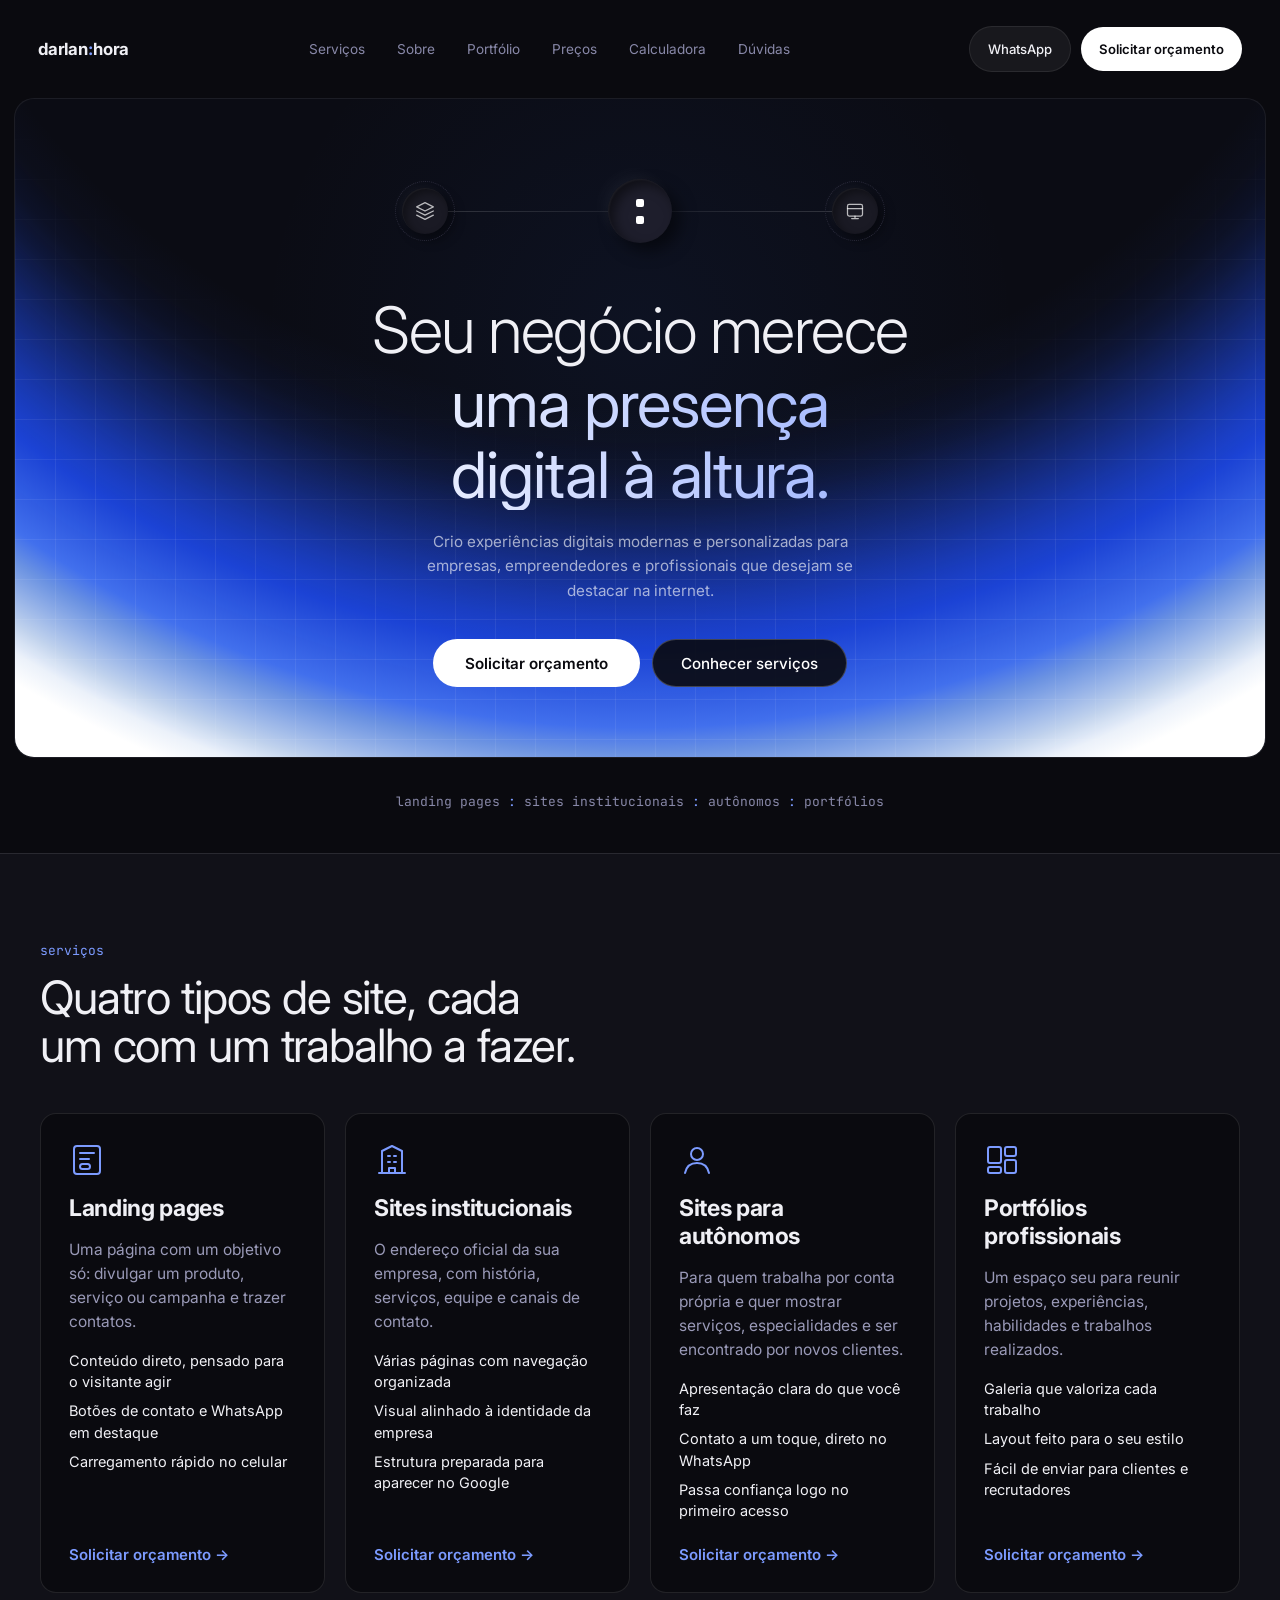
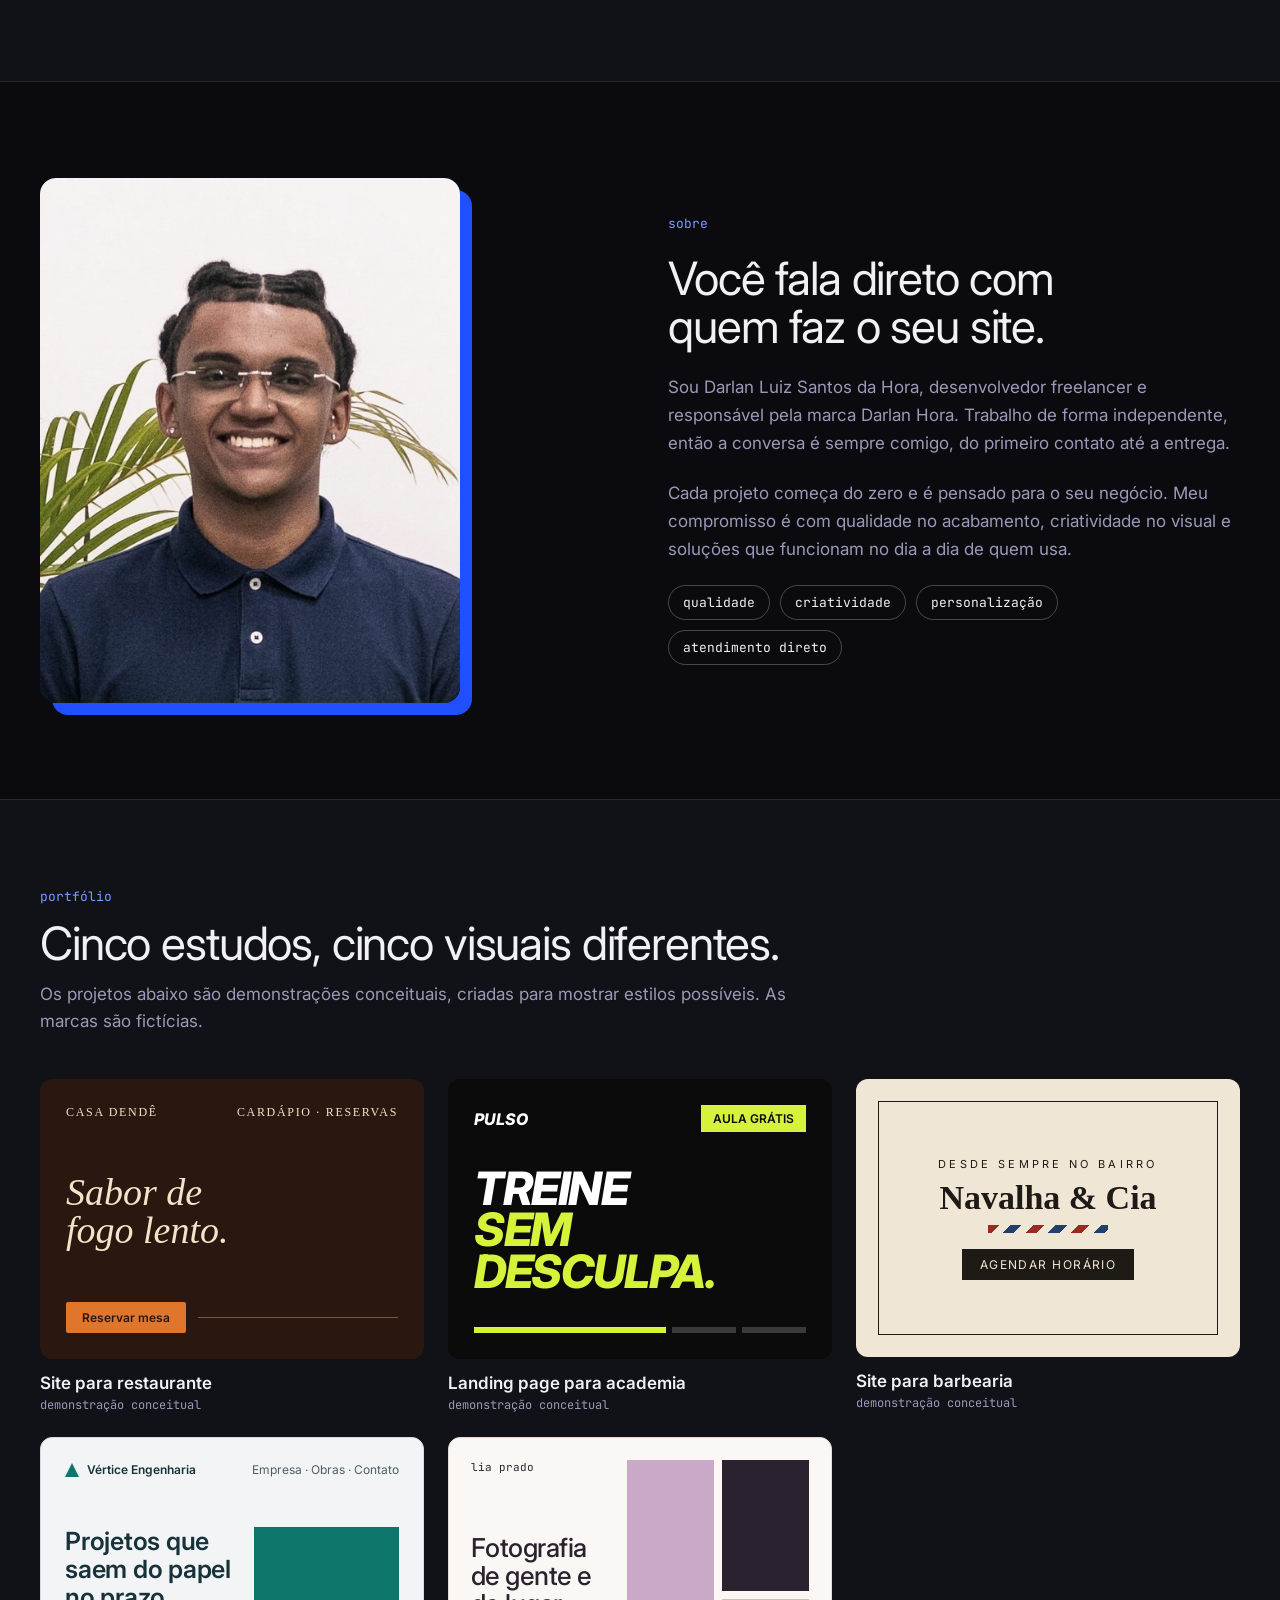
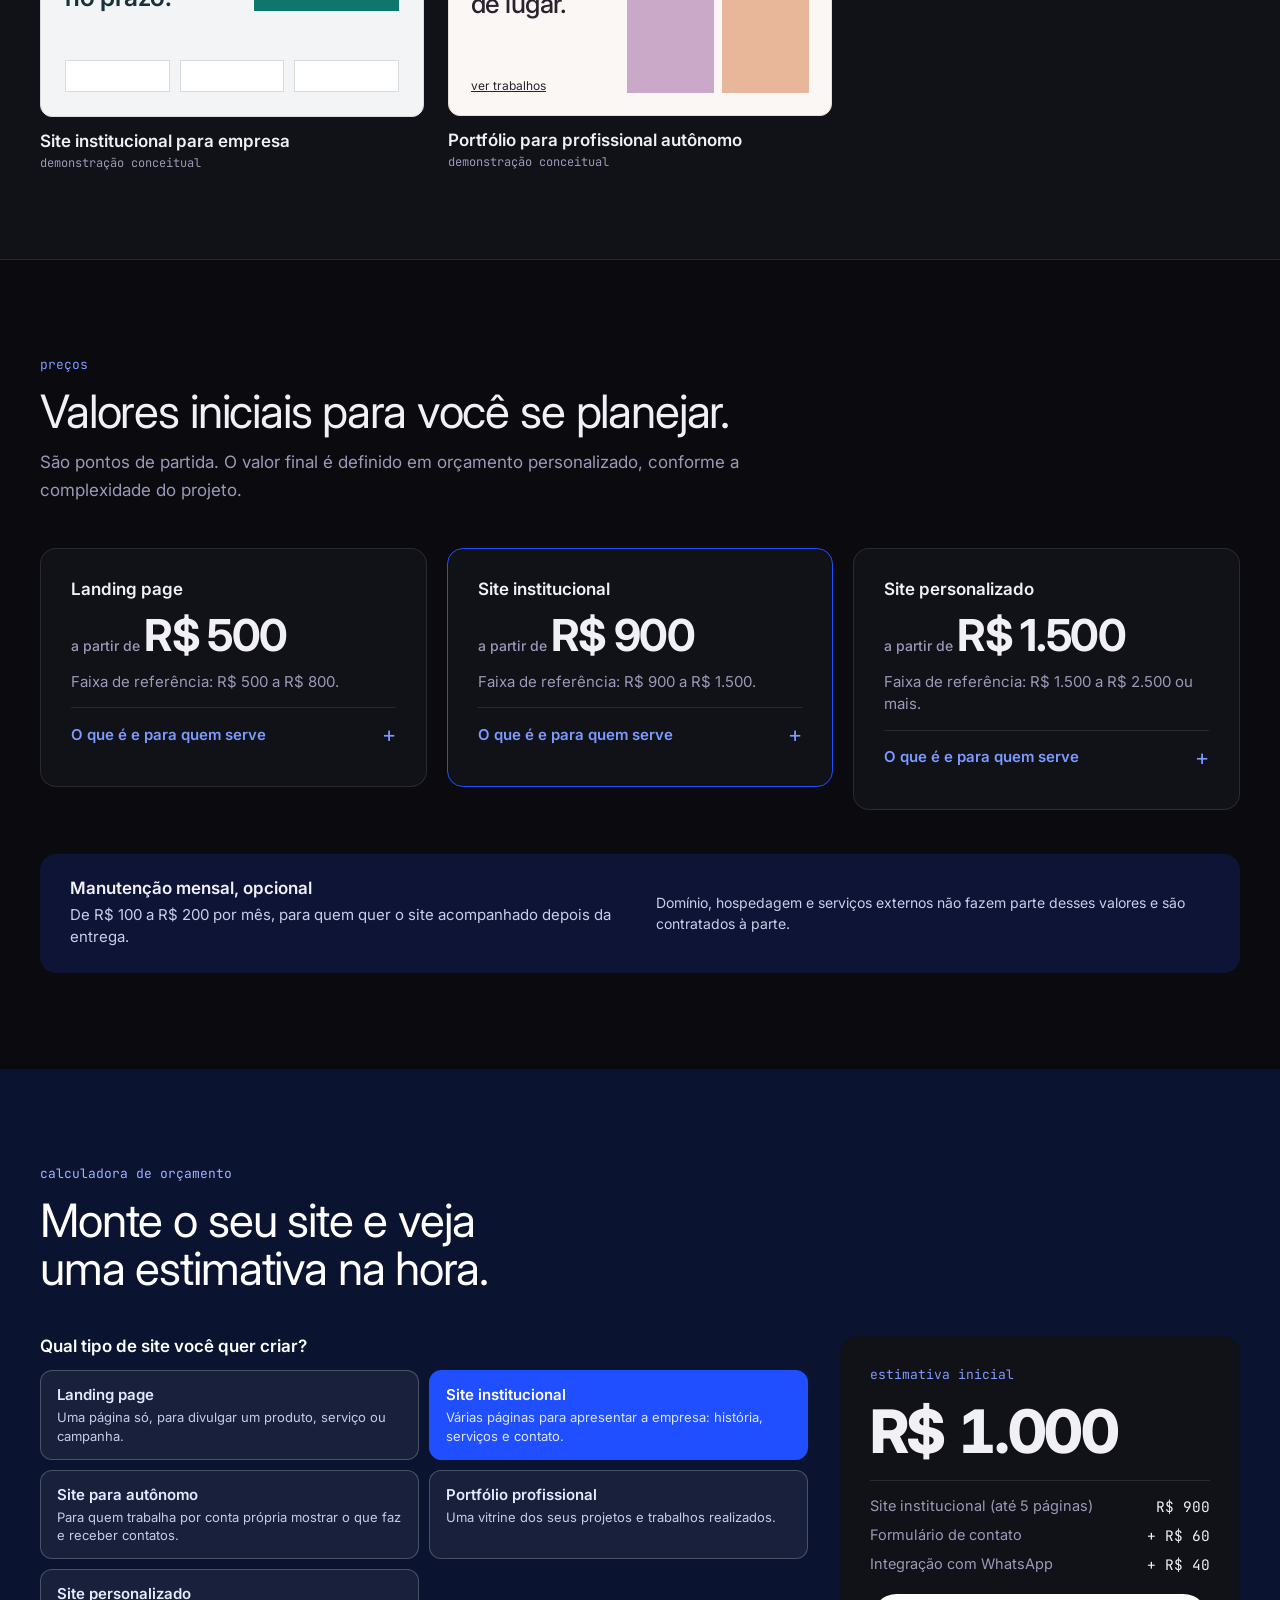
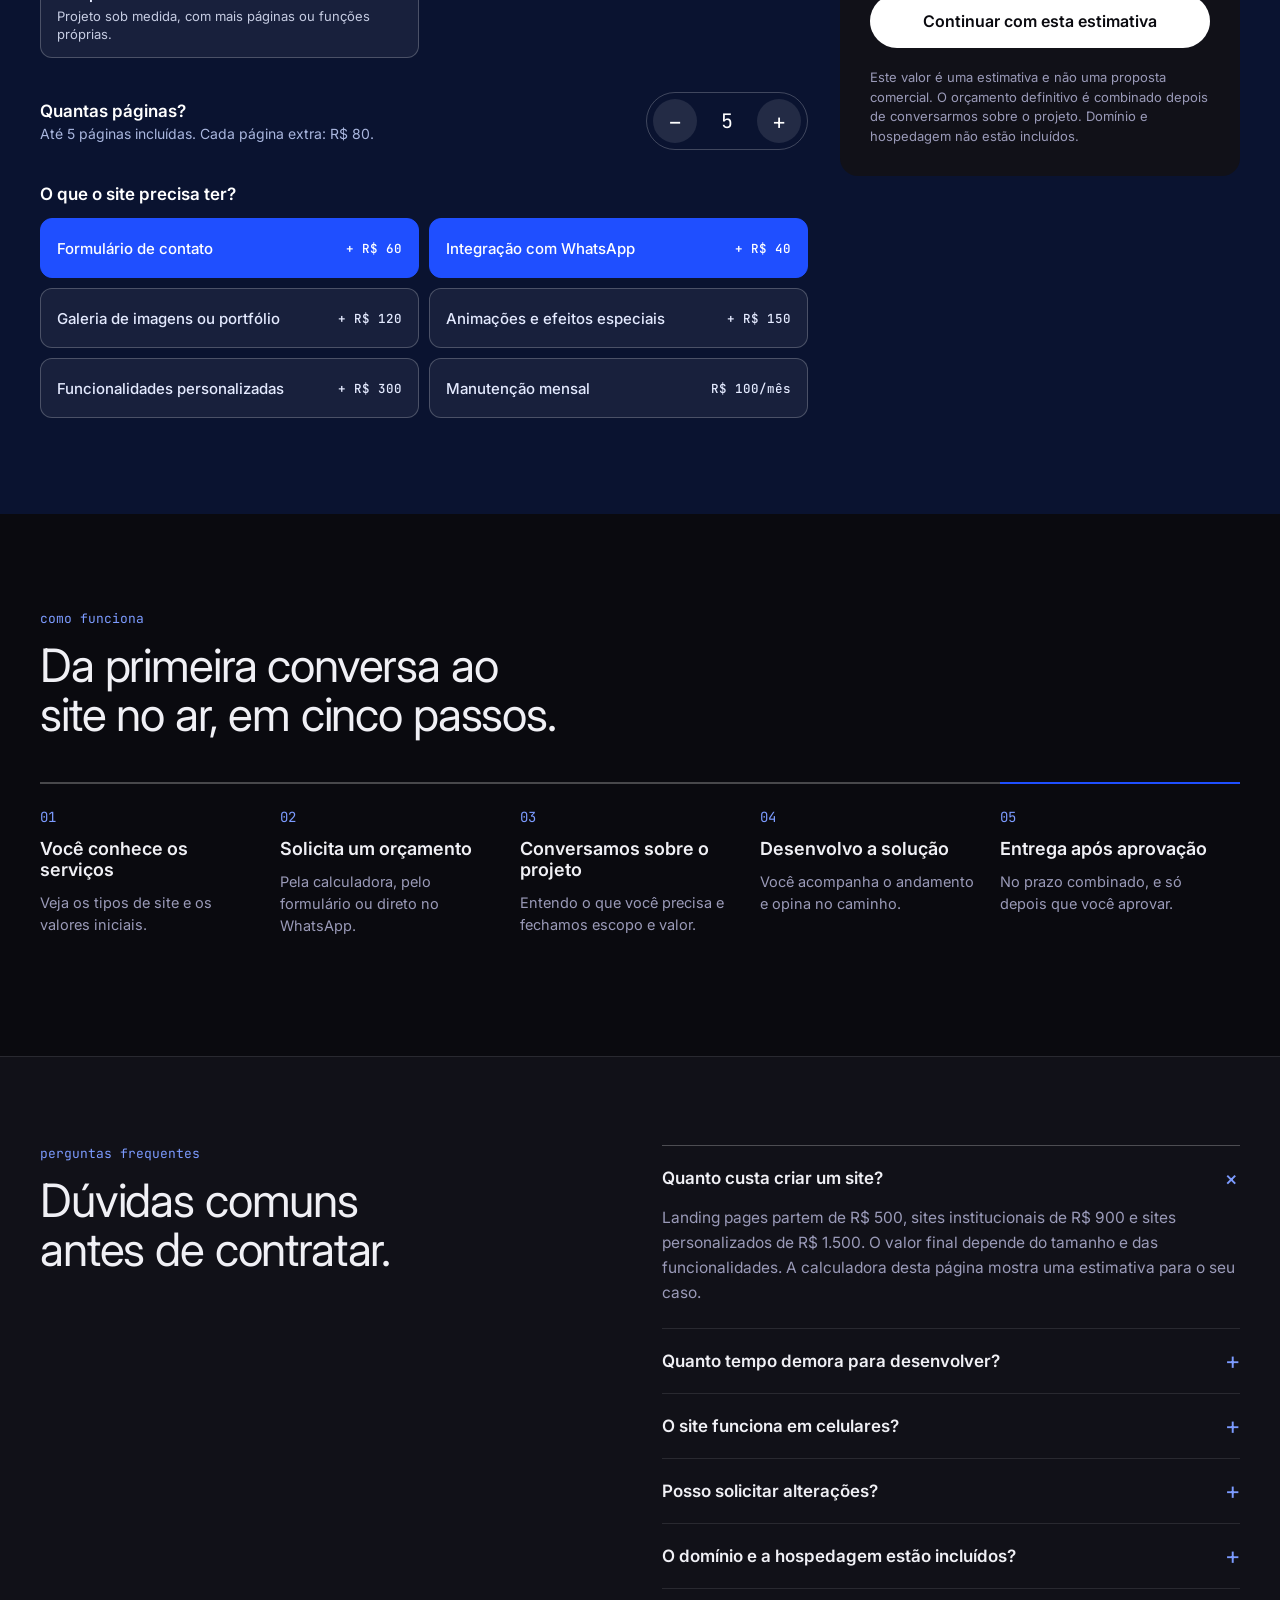
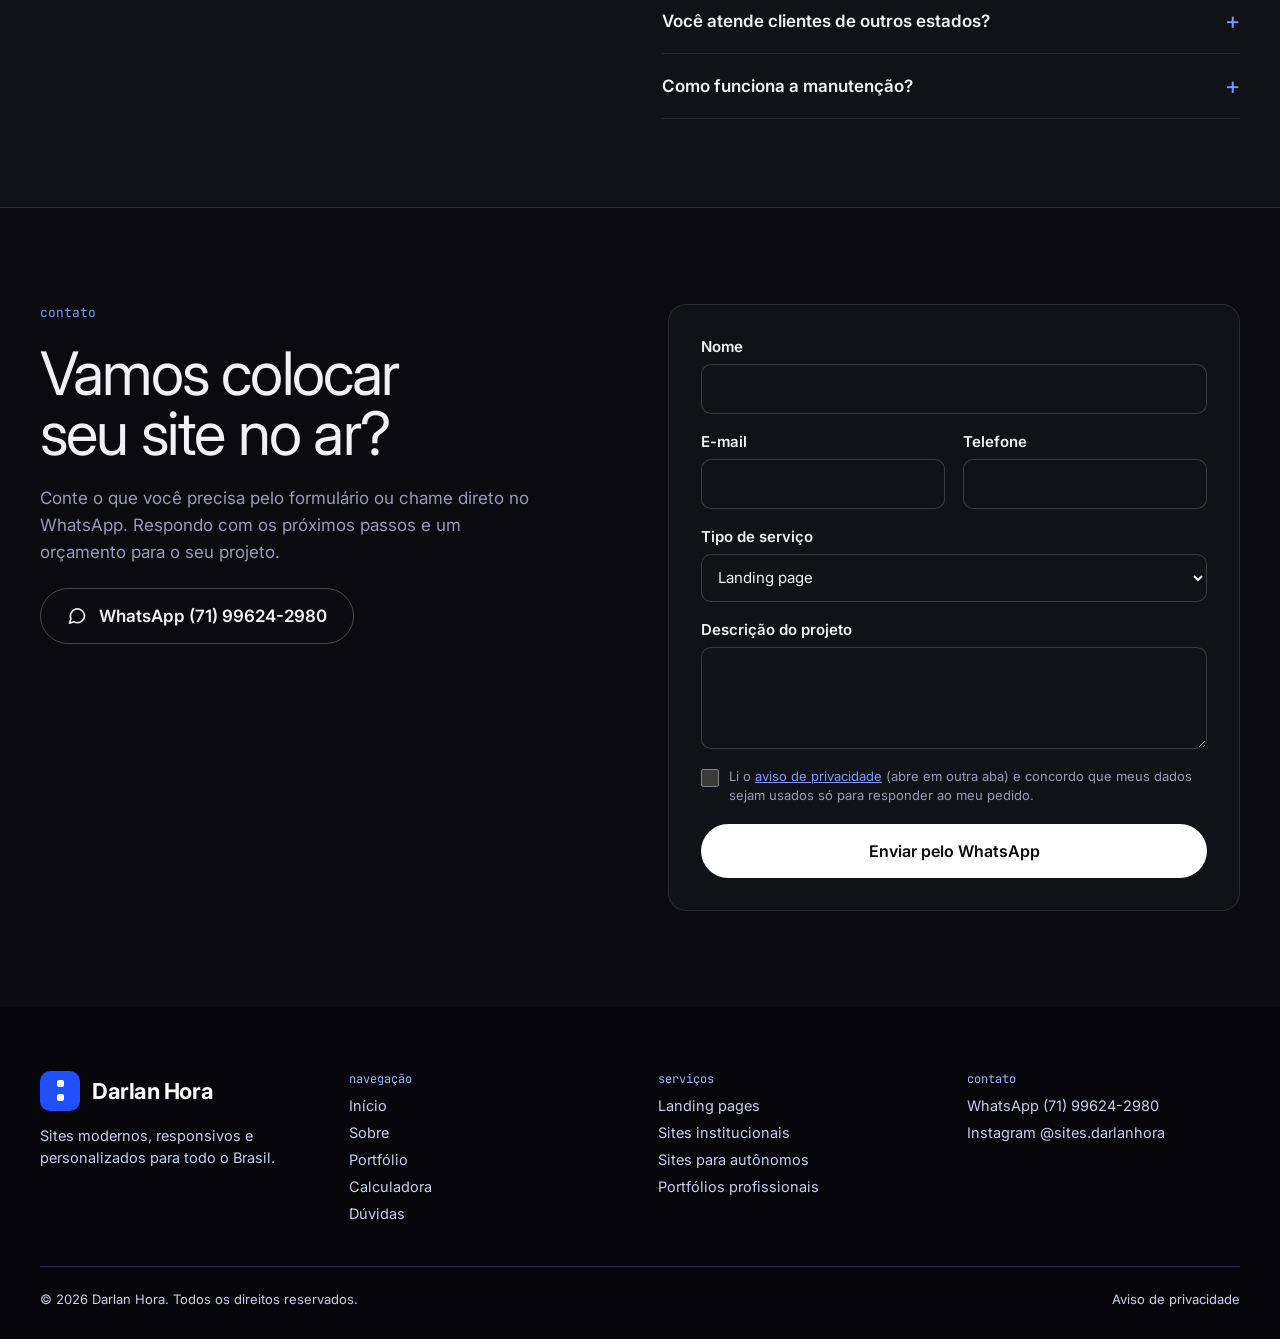
<file: index.html>
<!DOCTYPE html>
<html lang="pt-BR">
<head>
<meta charset="utf-8">
<meta name="viewport" content="width=device-width, initial-scale=1">
<title>Darlan Hora: criação de sites modernos e personalizados</title>
<meta name="description" content="Criação de sites modernos, responsivos e personalizados: landing pages, sites institucionais, sites para autônomos e portfólios. Atendimento em todo o Brasil.">
<meta name="theme-color" content="#0a0a0f">
<meta property="og:type" content="website">
<meta property="og:locale" content="pt_BR">
<meta property="og:site_name" content="Darlan Hora">
<meta property="og:title" content="Darlan Hora: criação de sites modernos e personalizados">
<meta property="og:description" content="Criação de sites modernos, responsivos e personalizados: landing pages, sites institucionais, sites para autônomos e portfólios. Atendimento em todo o Brasil.">
<meta property="og:url" content="https://darlanhora.com.br/">
<meta property="og:image" content="https://darlanhora.com.br/assets/og-image.jpg">
<meta property="og:image:width" content="1200">
<meta property="og:image:height" content="630">
<meta property="og:image:alt" content="Darlan Hora, criação de sites">
<meta name="twitter:card" content="summary_large_image">
<link rel="canonical" href="https://darlanhora.com.br/">
<link rel="icon" href="data:image/svg+xml,%3Csvg xmlns='http://www.w3.org/2000/svg' viewBox='0 0 40 40'%3E%3Crect width='40' height='40' rx='10' fill='%231F4FFF'/%3E%3Crect x='16.500' y='10' width='7' height='7' rx='2' fill='%23fff'/%3E%3Crect x='16.500' y='23' width='7' height='7' rx='2' fill='%23fff'/%3E%3C/svg%3E">
<link rel="preconnect" href="https://fonts.googleapis.com">
<link rel="preconnect" href="https://fonts.gstatic.com" crossorigin>
<link rel="stylesheet" href="https://fonts.googleapis.com/css2?family=Inter:wght@300;400;500;600;700;800&family=JetBrains+Mono:wght@400;500&display=swap">
<link rel="stylesheet" href="css/style.css">
</head>
<body>
<div style="width: 100%; overflow-x: hidden; background: #0a0a0f">

<div style="max-width: 1600px; margin: 0 auto; padding: 14px; box-sizing: border-box">
<header class="site-header" style="display: flex; flex-wrap: wrap; align-items: center; justify-content: space-between; gap: 12px 32px; padding: 12px 24px; margin-bottom: 14px">
<a href="#inicio" aria-label="Darlan Hora, início" style="font-family: 'Inter', system-ui, sans-serif; font-weight: 700; font-size: 1.05rem; letter-spacing: -0.01em; color: #f0f0f5; text-decoration: none">darlan<span class="colon" style="color: #7C9BFF">:</span>hora</a>
<button type="button" class="menu-btn" aria-label="Abrir ou fechar o menu" id="menu-btn" aria-expanded="false"><span></span><span></span></button>
<nav aria-label="Principal" class="site-nav" style="display: flex; flex-wrap: wrap; align-items: center; gap: 8px 32px; font-size: 0.85rem">
<a class="navlink" href="#servicos">Serviços</a>
<a class="navlink" href="#sobre">Sobre</a>
<a class="navlink" href="#portfolio">Portfólio</a>
<a class="navlink" href="#precos">Preços</a>
<a class="navlink" href="#calculadora">Calculadora</a>
<a class="navlink" href="#faq">Dúvidas</a>
</nav>
<div class="site-actions" style="display: flex; flex-wrap: wrap; align-items: center; gap: 10px">
<a class="btn btn-ghost" href="https://wa.me/5571996242980" target="_blank" rel="noopener" style="display: inline-flex; align-items: center; min-height: 44px; padding: 0 18px; border-radius: 999px; background: rgba(255,255,255,0.06); border: 1px solid rgba(255,255,255,0.08); color: #f0f0f5; text-decoration: none; font-size: 0.82rem; font-weight: 500">WhatsApp</a>
<a class="btn btn-blue" href="#calculadora" style="display: inline-flex; align-items: center; min-height: 44px; padding: 0 18px; border-radius: 999px; background: #ffffff; color: #0a0a0f; text-decoration: none; font-size: 0.82rem; font-weight: 600">Solicitar orçamento</a>
</div>
</header>

<section id="inicio" class="hero-card">
<div class="hero-grid" aria-hidden="true"></div>
<div class="pipeline" aria-hidden="true">
<div class="node node-l"><svg viewBox="0 0 24 24" fill="none" stroke="rgba(255,255,255,0.7)" stroke-width="1.5" stroke-linecap="round" stroke-linejoin="round"><polygon points="12 2 2 7 12 12 22 7 12 2"></polygon><polyline points="2 17 12 22 22 17"></polyline><polyline points="2 12 12 17 22 12"></polyline></svg></div>
<div class="pline"><div class="beam beam-l"></div></div>
<div style="position: relative">
<div class="splash"></div>
<div class="node-c"><span></span><span></span></div>
</div>
<div class="pline pline-r"><div class="beam beam-r"></div></div>
<div class="node node-r"><svg viewBox="0 0 24 24" fill="none" stroke="rgba(255,255,255,0.7)" stroke-width="1.5" stroke-linecap="round" stroke-linejoin="round"><rect x="3" y="4" width="18" height="14" rx="2"></rect><path d="M3 9h18M8 21h8M12 18v3"></path></svg></div>
</div>
<div style="position: relative; z-index: 1; max-width: 680px; display: flex; flex-direction: column; align-items: center">
<h1 style="margin: 0 0 20px; font-size: clamp(2.4rem, 5.5vw, 4rem); font-weight: 300; line-height: 1.1; letter-spacing: -0.02em; text-wrap: balance">Seu negócio merece <strong class="hero-strong">uma presença digital à altura.</strong></h1>
<p style="margin: 0 auto 36px; max-width: 480px; font-size: 0.95rem; line-height: 1.6; color: rgba(255,255,255,0.62)">Crio experiências digitais modernas e personalizadas para empresas, empreendedores e profissionais que desejam se destacar na internet.</p>
<div class="hero-actions" style="display: flex; flex-wrap: wrap; justify-content: center; gap: 12px">
<a class="btn btn-blue" href="#calculadora" style="display: inline-flex; align-items: center; min-height: 46px; padding: 0 32px; border-radius: 999px; background: #ffffff; color: #0a0a0f; text-decoration: none; font-weight: 600; font-size: 0.95rem">Solicitar orçamento</a>
<a class="btn btn-ghost" href="#servicos" style="display: inline-flex; align-items: center; min-height: 46px; padding: 0 28px; border-radius: 999px; background: rgba(10,10,15,0.9); border: 1px solid rgba(255,255,255,0.22); color: #ffffff; text-decoration: none; font-weight: 500; font-size: 0.95rem">Conhecer serviços</a>
</div>
</div>
</section>

<p style="margin: 0; padding: 32px 24px 24px; text-align: center; font-family: 'JetBrains Mono', ui-monospace, monospace; font-size: 13px; line-height: 1.9; color: #8888a8">landing pages <span style="color: #7C9BFF">:</span> sites institucionais <span style="color: #7C9BFF">:</span> autônomos <span style="color: #7C9BFF">:</span> portfólios</p>
</div>

<section id="servicos" style="background: #111118; border-top: 1px solid rgba(255,255,255,0.1); border-bottom: 1px solid rgba(255,255,255,0.1)">
<div class="sec" style="max-width: 1200px; margin: 0 auto; padding: 88px 24px; display: flex; flex-direction: column; gap: 44px">
<div style="display: flex; flex-direction: column; gap: 14px; max-width: 720px">
<p style="margin: 0; font-family: 'JetBrains Mono', ui-monospace, monospace; font-size: 13px; color: #7C9BFF">serviços</p>
<h2 style="margin: 0; font-family: 'Inter', system-ui, sans-serif; font-weight: 400; font-size: clamp(30px, 4vw, 46px); line-height: 1.05; letter-spacing: -0.025em; text-wrap: balance">Quatro tipos de site, cada um com um trabalho a fazer.</h2>
</div>
<div style="display: grid; grid-template-columns: repeat(auto-fit, minmax(min(260px, 100%), 1fr)); gap: 20px">

<article class="card" style="display: flex; flex-direction: column; gap: 16px; padding: 28px; border: 1.5px solid rgba(255,255,255,0.1); border-radius: 16px; background: #0a0a0f">
<svg aria-hidden="true" width="36" height="36" viewBox="0 0 36 36" fill="none" stroke="#7C9BFF" stroke-width="2" stroke-linecap="round" stroke-linejoin="round"><rect x="5" y="4" width="26" height="28" rx="3"></rect><path d="M11 11h14M11 17h9"></path><rect x="11" y="22" width="10" height="5" rx="2.5"></rect></svg>
<h3 style="margin: 0; font-family: 'Inter', system-ui, sans-serif; font-weight: 700; font-size: 23px; letter-spacing: -0.015em">Landing pages</h3>
<p style="margin: 0; font-size: 15.5px; line-height: 1.55; color: #9A9AB8">Uma página com um objetivo só: divulgar um produto, serviço ou campanha e trazer contatos.</p>
<ul style="margin: 0; padding: 0; list-style: none; display: flex; flex-direction: column; gap: 8px; font-size: 14.5px; line-height: 1.45">
<li>Conteúdo direto, pensado para o visitante agir</li>
<li>Botões de contato e WhatsApp em destaque</li>
<li>Carregamento rápido no celular</li>
</ul>
<a href="#calculadora" data-pick="landing" class="svc-cta" style="margin-top: auto; padding-top: 8px; font-weight: 600; font-size: 15px; text-decoration: none">Solicitar orçamento →</a>
</article>

<article class="card" style="display: flex; flex-direction: column; gap: 16px; padding: 28px; border: 1.5px solid rgba(255,255,255,0.1); border-radius: 16px; background: #0a0a0f">
<svg aria-hidden="true" width="36" height="36" viewBox="0 0 36 36" fill="none" stroke="#7C9BFF" stroke-width="2" stroke-linecap="round" stroke-linejoin="round"><path d="M5 31h26M8 31V9l10-5 10 5v22"></path><path d="M14 14h2M20 14h2M14 20h2M20 20h2M15 31v-5h6v5"></path></svg>
<h3 style="margin: 0; font-family: 'Inter', system-ui, sans-serif; font-weight: 700; font-size: 23px; letter-spacing: -0.015em">Sites institucionais</h3>
<p style="margin: 0; font-size: 15.5px; line-height: 1.55; color: #9A9AB8">O endereço oficial da sua empresa, com história, serviços, equipe e canais de contato.</p>
<ul style="margin: 0; padding: 0; list-style: none; display: flex; flex-direction: column; gap: 8px; font-size: 14.5px; line-height: 1.45">
<li>Várias páginas com navegação organizada</li>
<li>Visual alinhado à identidade da empresa</li>
<li>Estrutura preparada para aparecer no Google</li>
</ul>
<a href="#calculadora" data-pick="inst" class="svc-cta" style="margin-top: auto; padding-top: 8px; font-weight: 600; font-size: 15px; text-decoration: none">Solicitar orçamento →</a>
</article>

<article class="card" style="display: flex; flex-direction: column; gap: 16px; padding: 28px; border: 1.5px solid rgba(255,255,255,0.1); border-radius: 16px; background: #0a0a0f">
<svg aria-hidden="true" width="36" height="36" viewBox="0 0 36 36" fill="none" stroke="#7C9BFF" stroke-width="2" stroke-linecap="round" stroke-linejoin="round"><circle cx="18" cy="12" r="6"></circle><path d="M6 31c1.5-7 6-10 12-10s10.500 3 12 10"></path></svg>
<h3 style="margin: 0; font-family: 'Inter', system-ui, sans-serif; font-weight: 700; font-size: 23px; letter-spacing: -0.015em">Sites para autônomos</h3>
<p style="margin: 0; font-size: 15.5px; line-height: 1.55; color: #9A9AB8">Para quem trabalha por conta própria e quer mostrar serviços, especialidades e ser encontrado por novos clientes.</p>
<ul style="margin: 0; padding: 0; list-style: none; display: flex; flex-direction: column; gap: 8px; font-size: 14.5px; line-height: 1.45">
<li>Apresentação clara do que você faz</li>
<li>Contato a um toque, direto no WhatsApp</li>
<li>Passa confiança logo no primeiro acesso</li>
</ul>
<a href="#calculadora" data-pick="auto" class="svc-cta" style="margin-top: auto; padding-top: 8px; font-weight: 600; font-size: 15px; text-decoration: none">Solicitar orçamento →</a>
</article>

<article class="card" style="display: flex; flex-direction: column; gap: 16px; padding: 28px; border: 1.5px solid rgba(255,255,255,0.1); border-radius: 16px; background: #0a0a0f">
<svg aria-hidden="true" width="36" height="36" viewBox="0 0 36 36" fill="none" stroke="#7C9BFF" stroke-width="2" stroke-linecap="round" stroke-linejoin="round"><rect x="4" y="5" width="13" height="16" rx="2"></rect><rect x="21" y="5" width="11" height="9" rx="2"></rect><rect x="21" y="18" width="11" height="13" rx="2"></rect><rect x="4" y="25" width="13" height="6" rx="2"></rect></svg>
<h3 style="margin: 0; font-family: 'Inter', system-ui, sans-serif; font-weight: 700; font-size: 23px; letter-spacing: -0.015em">Portfólios profissionais</h3>
<p style="margin: 0; font-size: 15.5px; line-height: 1.55; color: #9A9AB8">Um espaço seu para reunir projetos, experiências, habilidades e trabalhos realizados.</p>
<ul style="margin: 0; padding: 0; list-style: none; display: flex; flex-direction: column; gap: 8px; font-size: 14.5px; line-height: 1.45">
<li>Galeria que valoriza cada trabalho</li>
<li>Layout feito para o seu estilo</li>
<li>Fácil de enviar para clientes e recrutadores</li>
</ul>
<a href="#calculadora" data-pick="port" class="svc-cta" style="margin-top: auto; padding-top: 8px; font-weight: 600; font-size: 15px; text-decoration: none">Solicitar orçamento →</a>
</article>

</div>
</div>
</section>

<section id="sobre" class="sec" style="max-width: 1200px; margin: 0 auto; padding: 96px 24px; display: grid; grid-template-columns: repeat(auto-fit, minmax(min(340px, 100%), 1fr)); gap: 56px; align-items: center">
<img src="assets/foto-darlan.jpg" width="640" height="640" loading="lazy" alt="Darlan Hora sorrindo, de camisa polo azul-marinho" style="display: block; aspect-ratio: 4 / 5; max-width: 420px; width: 100%; object-fit: cover; object-position: center top; border-radius: 16px; box-shadow: 12px 12px 0 #1F4FFF">
<div style="display: flex; flex-direction: column; gap: 22px">
<p style="margin: 0; font-family: 'JetBrains Mono', ui-monospace, monospace; font-size: 13px; color: #7C9BFF">sobre</p>
<h2 style="margin: 0; font-family: 'Inter', system-ui, sans-serif; font-weight: 400; font-size: clamp(30px, 4vw, 46px); line-height: 1.05; letter-spacing: -0.025em; text-wrap: balance">Você fala direto com quem faz o seu site.</h2>
<p style="margin: 0; max-width: 60ch; font-size: 17px; line-height: 1.65; color: #9A9AB8">Sou Darlan Luiz Santos da Hora, desenvolvedor freelancer e responsável pela marca Darlan Hora. Trabalho de forma independente, então a conversa é sempre comigo, do primeiro contato até a entrega.</p>
<p style="margin: 0; max-width: 60ch; font-size: 17px; line-height: 1.65; color: #9A9AB8">Cada projeto começa do zero e é pensado para o seu negócio. Meu compromisso é com qualidade no acabamento, criatividade no visual e soluções que funcionam no dia a dia de quem usa.</p>
<ul style="margin: 0; padding: 0; list-style: none; display: flex; flex-wrap: wrap; gap: 10px; font-family: 'JetBrains Mono', ui-monospace, monospace; font-size: 13px">
<li style="padding: 8px 14px; border: 1.5px solid rgba(255,255,255,0.25); border-radius: 999px">qualidade</li>
<li style="padding: 8px 14px; border: 1.5px solid rgba(255,255,255,0.25); border-radius: 999px">criatividade</li>
<li style="padding: 8px 14px; border: 1.5px solid rgba(255,255,255,0.25); border-radius: 999px">personalização</li>
<li style="padding: 8px 14px; border: 1.5px solid rgba(255,255,255,0.25); border-radius: 999px">atendimento direto</li>
</ul>
</div>
</section>

<section id="portfolio" style="background: #111118; border-top: 1px solid rgba(255,255,255,0.1); border-bottom: 1px solid rgba(255,255,255,0.1)">
<div class="sec" style="max-width: 1200px; margin: 0 auto; padding: 88px 24px; display: flex; flex-direction: column; gap: 44px">
<div style="display: flex; flex-direction: column; gap: 14px; max-width: 760px">
<p style="margin: 0; font-family: 'JetBrains Mono', ui-monospace, monospace; font-size: 13px; color: #7C9BFF">portfólio</p>
<h2 style="margin: 0; font-family: 'Inter', system-ui, sans-serif; font-weight: 400; font-size: clamp(30px, 4vw, 46px); line-height: 1.05; letter-spacing: -0.025em; text-wrap: balance">Cinco estudos, cinco visuais diferentes.</h2>
<p style="margin: 0; font-size: 17px; line-height: 1.6; color: #9A9AB8">Os projetos abaixo são demonstrações conceituais, criadas para mostrar estilos possíveis. As marcas são fictícias.</p>
</div>
<div style="display: grid; grid-template-columns: repeat(auto-fit, minmax(min(330px, 100%), 1fr)); gap: 24px">

<figure style="margin: 0; display: flex; flex-direction: column; gap: 14px">
<div aria-hidden="true" style="aspect-ratio: 16 / 11; border-radius: 12px; background: #2A1710; color: #F3E3C8; padding: 26px; display: flex; flex-direction: column; justify-content: space-between; overflow: hidden">
<div style="display: flex; justify-content: space-between; font-family: Georgia, 'Times New Roman', serif; font-size: 12px; letter-spacing: 0.14em; text-transform: uppercase"><span>Casa Dendê</span><span>Cardápio · Reservas</span></div>
<div style="font-family: Georgia, 'Times New Roman', serif; font-style: italic; font-size: 38px; line-height: 1.02">Sabor de<br>fogo lento.</div>
<div style="display: flex; align-items: center; gap: 12px"><span style="padding: 8px 16px; border-radius: 2px; background: #E0762B; color: #2A1710; font-size: 12px; font-weight: 600">Reservar mesa</span><span style="flex: 1; height: 1px; background: #7A5540"></span></div>
</div>
<figcaption style="display: flex; flex-direction: column; gap: 4px"><span style="font-weight: 600; font-size: 17px">Site para restaurante</span><span style="font-family: 'JetBrains Mono', ui-monospace, monospace; font-size: 12px; color: #9A9AB8">demonstração conceitual</span></figcaption>
</figure>

<figure style="margin: 0; display: flex; flex-direction: column; gap: 14px">
<div aria-hidden="true" style="aspect-ratio: 16 / 11; border-radius: 12px; background: #0B0B0B; color: #fff; padding: 26px; display: flex; flex-direction: column; justify-content: space-between; overflow: hidden">
<div style="display: flex; justify-content: space-between; align-items: center; font-size: 12px; font-weight: 600"><span style="font-family: 'Inter', system-ui, sans-serif; font-weight: 800; font-style: italic; font-size: 16px">PULSO</span><span style="padding: 6px 12px; background: #D7F23A; color: #0B0B0B">AULA GRÁTIS</span></div>
<div style="font-family: 'Inter', system-ui, sans-serif; font-weight: 800; font-style: italic; text-transform: uppercase; font-size: 46px; line-height: 0.9; letter-spacing: -0.03em">Treine<br><span style="color: #D7F23A">sem desculpa.</span></div>
<div style="display: flex; gap: 6px"><span style="flex: 3; height: 6px; background: #D7F23A"></span><span style="flex: 1; height: 6px; background: #3A3A3A"></span><span style="flex: 1; height: 6px; background: #3A3A3A"></span></div>
</div>
<figcaption style="display: flex; flex-direction: column; gap: 4px"><span style="font-weight: 600; font-size: 17px">Landing page para academia</span><span style="font-family: 'JetBrains Mono', ui-monospace, monospace; font-size: 12px; color: #9A9AB8">demonstração conceitual</span></figcaption>
</figure>

<figure style="margin: 0; display: flex; flex-direction: column; gap: 14px">
<div aria-hidden="true" style="aspect-ratio: 16 / 11; border-radius: 12px; background: #EFE6D6; color: #1E1A16; padding: 22px; display: flex; overflow: hidden">
<div style="flex: 1; border: 1.5px solid #1E1A16; padding: 18px; display: flex; flex-direction: column; align-items: center; justify-content: center; gap: 10px; text-align: center">
<span style="font-size: 11px; letter-spacing: 0.3em; text-transform: uppercase">desde sempre no bairro</span>
<span style="font-family: Georgia, 'Times New Roman', serif; font-weight: 700; font-size: 34px; line-height: 1">Navalha &amp; Cia</span>
<span style="width: 120px; height: 8px; background: repeating-linear-gradient(135deg, #9B2B22 0 8px, #EFE6D6 8px 16px, #23406B 16px 24px, #EFE6D6 24px 32px)"></span>
<span style="margin-top: 6px; padding: 8px 18px; background: #1E1A16; color: #EFE6D6; font-size: 12px; letter-spacing: 0.12em; text-transform: uppercase">Agendar horário</span>
</div>
</div>
<figcaption style="display: flex; flex-direction: column; gap: 4px"><span style="font-weight: 600; font-size: 17px">Site para barbearia</span><span style="font-family: 'JetBrains Mono', ui-monospace, monospace; font-size: 12px; color: #9A9AB8">demonstração conceitual</span></figcaption>
</figure>

<figure style="margin: 0; display: flex; flex-direction: column; gap: 14px">
<div aria-hidden="true" style="aspect-ratio: 16 / 11; border-radius: 12px; background: #F2F4F5; color: #17323A; border: 1px solid #D5DBDE; padding: 24px; display: flex; flex-direction: column; justify-content: space-between; overflow: hidden">
<div style="display: flex; justify-content: space-between; align-items: center; font-size: 12px"><span style="display: flex; align-items: center; gap: 8px; font-weight: 600"><span style="width: 14px; height: 14px; background: #0F766E; clip-path: polygon(50% 0, 100% 100%, 0 100%)"></span>Vértice Engenharia</span><span style="color: #4B5F66">Empresa · Obras · Contato</span></div>
<div style="display: grid; grid-template-columns: 1.2fr 1fr; gap: 16px; align-items: end">
<div style="font-size: 25px; font-weight: 600; line-height: 1.12; letter-spacing: -0.01em">Projetos que saem do papel no prazo.</div>
<div style="height: 84px; background: #0F766E"></div>
</div>
<div style="display: grid; grid-template-columns: repeat(3, minmax(0, 1fr)); gap: 10px"><span style="height: 30px; background: #fff; border: 1px solid #D5DBDE"></span><span style="height: 30px; background: #fff; border: 1px solid #D5DBDE"></span><span style="height: 30px; background: #fff; border: 1px solid #D5DBDE"></span></div>
</div>
<figcaption style="display: flex; flex-direction: column; gap: 4px"><span style="font-weight: 600; font-size: 17px">Site institucional para empresa</span><span style="font-family: 'JetBrains Mono', ui-monospace, monospace; font-size: 12px; color: #9A9AB8">demonstração conceitual</span></figcaption>
</figure>

<figure style="margin: 0; display: flex; flex-direction: column; gap: 14px">
<div aria-hidden="true" style="aspect-ratio: 16 / 11; border-radius: 12px; background: #FBF7F4; color: #2B2230; border: 1px solid #E6DCD6; padding: 22px; display: grid; grid-template-columns: 1fr 1.3fr; gap: 16px; overflow: hidden">
<div style="display: flex; flex-direction: column; justify-content: space-between">
<span style="font-family: 'JetBrains Mono', ui-monospace, monospace; font-size: 11px">lia prado</span>
<span style="font-size: 26px; font-weight: 500; line-height: 1.08; letter-spacing: -0.02em">Fotografia de gente e de lugar.</span>
<span style="font-size: 12px; text-decoration: underline">ver trabalhos</span>
</div>
<div style="display: grid; grid-template-columns: repeat(2, minmax(0, 1fr)); grid-template-rows: 1.4fr 1fr; gap: 8px">
<span style="background: #C9A9C7; grid-row: span 2"></span>
<span style="background: #2B2230"></span>
<span style="background: #E8B79A"></span>
</div>
</div>
<figcaption style="display: flex; flex-direction: column; gap: 4px"><span style="font-weight: 600; font-size: 17px">Portfólio para profissional autônomo</span><span style="font-family: 'JetBrains Mono', ui-monospace, monospace; font-size: 12px; color: #9A9AB8">demonstração conceitual</span></figcaption>
</figure>

</div>
</div>
</section>

<section id="precos" class="sec" style="max-width: 1200px; margin: 0 auto; padding: 96px 24px; display: flex; flex-direction: column; gap: 44px">
<div style="display: flex; flex-direction: column; gap: 14px; max-width: 720px">
<p style="margin: 0; font-family: 'JetBrains Mono', ui-monospace, monospace; font-size: 13px; color: #7C9BFF">preços</p>
<h2 style="margin: 0; font-family: 'Inter', system-ui, sans-serif; font-weight: 400; font-size: clamp(30px, 4vw, 46px); line-height: 1.05; letter-spacing: -0.025em; text-wrap: balance">Valores iniciais para você se planejar.</h2>
<p style="margin: 0; font-size: 17px; line-height: 1.6; color: #9A9AB8">São pontos de partida. O valor final é definido em orçamento personalizado, conforme a complexidade do projeto.</p>
</div>
<div style="display: grid; grid-template-columns: repeat(auto-fit, minmax(min(300px, 100%), 1fr)); gap: 20px; align-items: start">
<div style="display: flex; flex-direction: column; gap: 14px; padding: 30px; border: 1.5px solid rgba(255,255,255,0.1); border-radius: 16px; background: #111118">
<h3 style="margin: 0; font-size: 17px; font-weight: 600">Landing page</h3>
<p style="margin: 0; font-family: 'Inter', system-ui, sans-serif; font-weight: 700; font-size: 44px; letter-spacing: -0.03em; line-height: 1"><span style="font-family: 'Inter', system-ui, sans-serif; font-size: 14px; font-weight: 500; letter-spacing: 0; color: #9A9AB8">a partir de </span>R$ 500</p>
<p style="margin: 0; font-size: 15px; line-height: 1.5; color: #9A9AB8">Faixa de referência: R$ 500 a R$ 800.</p>
<details style="border-top: 1px solid rgba(255,255,255,0.1); padding-top: 4px">
<summary style="display: flex; align-items: center; justify-content: space-between; gap: 12px; min-height: 44px; font-weight: 600; font-size: 15px; color: #7C9BFF">O que é e para quem serve<span class="plus" aria-hidden="true" style="font-size: 22px; font-weight: 400">+</span></summary>
<p style="margin: 0; padding: 4px 0 6px; font-size: 14.5px; line-height: 1.55; color: #9A9AB8">Uma página única com um objetivo só: divulgar um produto, serviço ou campanha e levar o visitante a entrar em contato. Boa para quem quer começar rápido ou anunciar algo específico.</p>
</details>
</div>
<div style="display: flex; flex-direction: column; gap: 14px; padding: 30px; border: 1.5px solid #1F4FFF; border-radius: 16px; background: #111118">
<h3 style="margin: 0; font-size: 17px; font-weight: 600">Site institucional</h3>
<p style="margin: 0; font-family: 'Inter', system-ui, sans-serif; font-weight: 700; font-size: 44px; letter-spacing: -0.03em; line-height: 1"><span style="font-family: 'Inter', system-ui, sans-serif; font-size: 14px; font-weight: 500; letter-spacing: 0; color: #9A9AB8">a partir de </span>R$ 900</p>
<p style="margin: 0; font-size: 15px; line-height: 1.5; color: #9A9AB8">Faixa de referência: R$ 900 a R$ 1.500.</p>
<details style="border-top: 1px solid rgba(255,255,255,0.1); padding-top: 4px">
<summary style="display: flex; align-items: center; justify-content: space-between; gap: 12px; min-height: 44px; font-weight: 600; font-size: 15px; color: #7C9BFF">O que é e para quem serve<span class="plus" aria-hidden="true" style="font-size: 22px; font-weight: 400">+</span></summary>
<p style="margin: 0; padding: 4px 0 6px; font-size: 14.5px; line-height: 1.55; color: #9A9AB8">Um site com várias páginas, como início, sobre, serviços e contato, que apresenta a empresa por completo. Indicado para negócios que querem um endereço oficial na internet.</p>
</details>
</div>
<div style="display: flex; flex-direction: column; gap: 14px; padding: 30px; border: 1.5px solid rgba(255,255,255,0.1); border-radius: 16px; background: #111118">
<h3 style="margin: 0; font-size: 17px; font-weight: 600">Site personalizado</h3>
<p style="margin: 0; font-family: 'Inter', system-ui, sans-serif; font-weight: 700; font-size: 44px; letter-spacing: -0.03em; line-height: 1"><span style="font-family: 'Inter', system-ui, sans-serif; font-size: 14px; font-weight: 500; letter-spacing: 0; color: #9A9AB8">a partir de </span>R$ 1.500</p>
<p style="margin: 0; font-size: 15px; line-height: 1.5; color: #9A9AB8">Faixa de referência: R$ 1.500 a R$ 2.500 ou mais.</p>
<details style="border-top: 1px solid rgba(255,255,255,0.1); padding-top: 4px">
<summary style="display: flex; align-items: center; justify-content: space-between; gap: 12px; min-height: 44px; font-weight: 600; font-size: 15px; color: #7C9BFF">O que é e para quem serve<span class="plus" aria-hidden="true" style="font-size: 22px; font-weight: 400">+</span></summary>
<p style="margin: 0; padding: 4px 0 6px; font-size: 14.5px; line-height: 1.55; color: #9A9AB8">Um projeto sob medida, para quando o site precisa de mais páginas, funcionalidades próprias ou um visual fora do padrão. O valor depende do que for combinado.</p>
</details>
</div>
</div>
<div style="display: flex; flex-wrap: wrap; align-items: center; justify-content: space-between; gap: 16px 32px; padding: 24px 30px; border-radius: 16px; background: rgba(31,79,255,0.16)">
<div style="display: flex; flex-direction: column; gap: 6px; flex: 1 1 380px">
<h3 style="margin: 0; font-size: 17px; font-weight: 600">Manutenção mensal, opcional</h3>
<p style="margin: 0; font-size: 15px; line-height: 1.5; color: #C7D0EA">De R$ 100 a R$ 200 por mês, para quem quer o site acompanhado depois da entrega.</p>
</div>
<p style="margin: 0; flex: 1 1 380px; font-size: 14px; line-height: 1.55; color: #C7D0EA">Domínio, hospedagem e serviços externos não fazem parte desses valores e são contratados à parte.</p>
</div>
</section>

<section id="calculadora" style="background: #0A1330; color: #fff">
<div class="sec" style="max-width: 1200px; margin: 0 auto; padding: 96px 24px; display: flex; flex-direction: column; gap: 44px">
<div style="display: flex; flex-direction: column; gap: 14px; max-width: 720px">
<p style="margin: 0; font-family: 'JetBrains Mono', ui-monospace, monospace; font-size: 13px; color: #9FB4FF">calculadora de orçamento</p>
<h2 style="margin: 0; font-family: 'Inter', system-ui, sans-serif; font-weight: 400; font-size: clamp(30px, 4vw, 46px); line-height: 1.05; letter-spacing: -0.025em; text-wrap: balance">Monte o seu site e veja uma estimativa na hora.</h2>
</div>
<div style="display: flex; flex-wrap: wrap; gap: 32px; align-items: flex-start">

<div style="flex: 999 1 520px; min-width: 0; display: flex; flex-direction: column; gap: 34px">

<fieldset style="margin: 0; padding: 0; border: 0; display: flex; flex-direction: column; gap: 14px">
<legend style="padding: 0; margin-bottom: 14px; font-weight: 600; font-size: 17px">Qual tipo de site você quer criar?</legend>
<div class="calc-types" style="display: grid; grid-template-columns: repeat(auto-fit, minmax(min(250px, 100%), 1fr)); gap: 10px">
<span id="calc-types" style="display: contents"></span>
</div>
</fieldset>

<div style="display: flex; flex-wrap: wrap; align-items: center; justify-content: space-between; gap: 14px">
<div style="display: flex; flex-direction: column; gap: 4px">
<span id="pg-label" style="font-weight: 600; font-size: 17px">Quantas páginas?</span>
<span style="font-size: 14px; color: #A9B6DE" id="calc-pages-note"></span>
</div>
<div role="group" aria-labelledby="pg-label" class="stepper" style="display: flex; align-items: center; gap: 6px; padding: 6px; border: 1.5px solid rgba(255,255,255,0.22); border-radius: 999px">
<button type="button" class="opt" aria-label="Menos uma página" id="calc-less" style="width: 44px; height: 44px; border-radius: 50%; border: 0; background: rgba(255,255,255,0.1); color: #fff; font-size: 22px; line-height: 1">−</button>
<span aria-live="polite" style="min-width: 48px; text-align: center; font-family: 'JetBrains Mono', ui-monospace, monospace; font-size: 20px; font-variant-numeric: tabular-nums" id="calc-pages"></span>
<button type="button" class="opt" aria-label="Mais uma página" id="calc-more" style="width: 44px; height: 44px; border-radius: 50%; border: 0; background: rgba(255,255,255,0.1); color: #fff; font-size: 22px; line-height: 1">+</button>
</div>
</div>

<fieldset style="margin: 0; padding: 0; border: 0; display: flex; flex-direction: column">
<legend style="padding: 0; margin-bottom: 14px; font-weight: 600; font-size: 17px">O que o site precisa ter?</legend>
<div style="display: grid; grid-template-columns: repeat(auto-fit, minmax(min(250px, 100%), 1fr)); gap: 10px">
<span id="calc-extras" style="display: contents"></span>
</div>
</fieldset>

</div>

<aside aria-label="Estimativa" style="flex: 1 1 340px; min-width: 0; display: flex; flex-direction: column; gap: 20px; padding: 30px; border-radius: 18px; background: #111118; color: #f0f0f5">
<p style="margin: 0; font-family: 'JetBrains Mono', ui-monospace, monospace; font-size: 13px; color: #7C9BFF">estimativa inicial</p>
<p aria-live="polite" style="margin: 0; font-family: 'Inter', system-ui, sans-serif; font-weight: 800; font-size: 60px; letter-spacing: -0.04em; line-height: 0.95; font-variant-numeric: tabular-nums" id="calc-total"></p>
<p id="calc-maint" hidden style="margin: 0; font-size: 15px; font-weight: 600; color: #7C9BFF">+ manutenção a partir de R$ 100 por mês</p>
<ul id="calc-lines" style="margin: 0; padding: 16px 0 0; list-style: none; border-top: 1.5px solid rgba(255,255,255,0.1); display: flex; flex-direction: column; gap: 10px; font-size: 14.5px">

</ul>
<a class="btn btn-blue" href="#contato" id="calc-continue" style="display: flex; align-items: center; justify-content: center; min-height: 54px; padding: 0 20px; border-radius: 999px; background: #ffffff; color: #0a0a0f; text-decoration: none; font-weight: 600; font-size: 16px; text-align: center">Continuar com esta estimativa</a>
<p style="margin: 0; font-size: 13px; line-height: 1.5; color: #9A9AB8">Este valor é uma estimativa e não uma proposta comercial. O orçamento definitivo é combinado depois de conversarmos sobre o projeto. Domínio e hospedagem não estão incluídos.</p>
</aside>

</div>
</div>
</section>

<section id="como-funciona" class="sec" style="max-width: 1200px; margin: 0 auto; padding: 96px 24px; display: flex; flex-direction: column; gap: 44px">
<div style="display: flex; flex-direction: column; gap: 14px; max-width: 720px">
<p style="margin: 0; font-family: 'JetBrains Mono', ui-monospace, monospace; font-size: 13px; color: #7C9BFF">como funciona</p>
<h2 style="margin: 0; font-family: 'Inter', system-ui, sans-serif; font-weight: 400; font-size: clamp(30px, 4vw, 46px); line-height: 1.05; letter-spacing: -0.025em; text-wrap: balance">Da primeira conversa ao site no ar, em cinco passos.</h2>
</div>
<ol style="margin: 0; padding: 0; list-style: none; display: grid; grid-template-columns: repeat(auto-fit, minmax(min(200px, 100%), 1fr)); gap: 0">
<li style="display: flex; flex-direction: column; gap: 12px; padding: 24px 20px 24px 0; border-top: 2px solid rgba(255,255,255,0.25)">
<span style="font-family: 'JetBrains Mono', ui-monospace, monospace; font-size: 14px; color: #7C9BFF">01</span>
<span style="font-weight: 600; font-size: 18px">Você conhece os serviços</span>
<span style="font-size: 14.500px; line-height: 1.5; color: #9A9AB8">Veja os tipos de site e os valores iniciais.</span>
</li>
<li style="display: flex; flex-direction: column; gap: 12px; padding: 24px 20px 24px 0; border-top: 2px solid rgba(255,255,255,0.25)">
<span style="font-family: 'JetBrains Mono', ui-monospace, monospace; font-size: 14px; color: #7C9BFF">02</span>
<span style="font-weight: 600; font-size: 18px">Solicita um orçamento</span>
<span style="font-size: 14.500px; line-height: 1.5; color: #9A9AB8">Pela calculadora, pelo formulário ou direto no WhatsApp.</span>
</li>
<li style="display: flex; flex-direction: column; gap: 12px; padding: 24px 20px 24px 0; border-top: 2px solid rgba(255,255,255,0.25)">
<span style="font-family: 'JetBrains Mono', ui-monospace, monospace; font-size: 14px; color: #7C9BFF">03</span>
<span style="font-weight: 600; font-size: 18px">Conversamos sobre o projeto</span>
<span style="font-size: 14.500px; line-height: 1.5; color: #9A9AB8">Entendo o que você precisa e fechamos escopo e valor.</span>
</li>
<li style="display: flex; flex-direction: column; gap: 12px; padding: 24px 20px 24px 0; border-top: 2px solid rgba(255,255,255,0.25)">
<span style="font-family: 'JetBrains Mono', ui-monospace, monospace; font-size: 14px; color: #7C9BFF">04</span>
<span style="font-weight: 600; font-size: 18px">Desenvolvo a solução</span>
<span style="font-size: 14.500px; line-height: 1.5; color: #9A9AB8">Você acompanha o andamento e opina no caminho.</span>
</li>
<li style="display: flex; flex-direction: column; gap: 12px; padding: 24px 20px 24px 0; border-top: 2px solid #1F4FFF">
<span style="font-family: 'JetBrains Mono', ui-monospace, monospace; font-size: 14px; color: #7C9BFF">05</span>
<span style="font-weight: 600; font-size: 18px">Entrega após aprovação</span>
<span style="font-size: 14.500px; line-height: 1.5; color: #9A9AB8">No prazo combinado, e só depois que você aprovar.</span>
</li>
</ol>
</section>

<section id="faq" style="background: #111118; border-top: 1px solid rgba(255,255,255,0.1); border-bottom: 1px solid rgba(255,255,255,0.1)">
<div class="sec" style="max-width: 1200px; margin: 0 auto; padding: 88px 24px; display: grid; grid-template-columns: repeat(auto-fit, minmax(min(340px, 100%), 1fr)); gap: 44px">
<div style="display: flex; flex-direction: column; gap: 14px">
<p style="margin: 0; font-family: 'JetBrains Mono', ui-monospace, monospace; font-size: 13px; color: #7C9BFF">perguntas frequentes</p>
<h2 style="margin: 0; font-family: 'Inter', system-ui, sans-serif; font-weight: 400; font-size: clamp(30px, 4vw, 46px); line-height: 1.05; letter-spacing: -0.025em; text-wrap: balance">Dúvidas comuns antes de contratar.</h2>
</div>
<div style="display: flex; flex-direction: column">
<details open style="border-top: 1.5px solid rgba(255,255,255,0.25); padding: 4px 0">
<summary style="display: flex; align-items: center; justify-content: space-between; gap: 16px; min-height: 56px; font-weight: 600; font-size: 17px">Quanto custa criar um site?<span class="plus" aria-hidden="true" style="font-size: 24px; font-weight: 400; color: #7C9BFF">+</span></summary>
<p style="margin: 0; padding: 0 0 18px; max-width: 62ch; font-size: 15.5px; line-height: 1.6; color: #9A9AB8">Landing pages partem de R$ 500, sites institucionais de R$ 900 e sites personalizados de R$ 1.500. O valor final depende do tamanho e das funcionalidades. A calculadora desta página mostra uma estimativa para o seu caso.</p>
</details>
<details style="border-top: 1.5px solid rgba(255,255,255,0.1); padding: 4px 0">
<summary style="display: flex; align-items: center; justify-content: space-between; gap: 16px; min-height: 56px; font-weight: 600; font-size: 17px">Quanto tempo demora para desenvolver?<span class="plus" aria-hidden="true" style="font-size: 24px; font-weight: 400; color: #7C9BFF">+</span></summary>
<p style="margin: 0; padding: 0 0 18px; max-width: 62ch; font-size: 15.5px; line-height: 1.6; color: #9A9AB8">Landing pages, sites para autônomos e portfólios ficam prontos em até 15 dias. Sites institucionais e personalizados levam de 20 a 30 dias. O prazo começa a contar quando eu recebo o conteúdo (textos, fotos e logo) e é confirmado no orçamento, antes de começar.</p>
</details>
<details style="border-top: 1.5px solid rgba(255,255,255,0.1); padding: 4px 0">
<summary style="display: flex; align-items: center; justify-content: space-between; gap: 16px; min-height: 56px; font-weight: 600; font-size: 17px">O site funciona em celulares?<span class="plus" aria-hidden="true" style="font-size: 24px; font-weight: 400; color: #7C9BFF">+</span></summary>
<p style="margin: 0; padding: 0 0 18px; max-width: 62ch; font-size: 15.5px; line-height: 1.6; color: #9A9AB8">Sim. Todo site é feito pensando primeiro no celular e funciona bem em tablets, notebooks e monitores de qualquer tamanho.</p>
</details>
<details style="border-top: 1.5px solid rgba(255,255,255,0.1); padding: 4px 0">
<summary style="display: flex; align-items: center; justify-content: space-between; gap: 16px; min-height: 56px; font-weight: 600; font-size: 17px">Posso solicitar alterações?<span class="plus" aria-hidden="true" style="font-size: 24px; font-weight: 400; color: #7C9BFF">+</span></summary>
<p style="margin: 0; padding: 0 0 18px; max-width: 62ch; font-size: 15.5px; line-height: 1.6; color: #9A9AB8">Sim. Você acompanha o desenvolvimento e pede ajustes antes da aprovação final. Depois da entrega, novas mudanças entram na manutenção mensal ou em um orçamento à parte.</p>
</details>
<details style="border-top: 1.5px solid rgba(255,255,255,0.1); padding: 4px 0">
<summary style="display: flex; align-items: center; justify-content: space-between; gap: 16px; min-height: 56px; font-weight: 600; font-size: 17px">O domínio e a hospedagem estão incluídos?<span class="plus" aria-hidden="true" style="font-size: 24px; font-weight: 400; color: #7C9BFF">+</span></summary>
<p style="margin: 0; padding: 0 0 18px; max-width: 62ch; font-size: 15.5px; line-height: 1.6; color: #9A9AB8">Não. Domínio, hospedagem e outros serviços externos são contratados à parte, no seu nome. Eu oriento na escolha e na configuração.</p>
</details>
<details style="border-top: 1.5px solid rgba(255,255,255,0.1); padding: 4px 0">
<summary style="display: flex; align-items: center; justify-content: space-between; gap: 16px; min-height: 56px; font-weight: 600; font-size: 17px">Você atende clientes de outros estados?<span class="plus" aria-hidden="true" style="font-size: 24px; font-weight: 400; color: #7C9BFF">+</span></summary>
<p style="margin: 0; padding: 0 0 18px; max-width: 62ch; font-size: 15.5px; line-height: 1.6; color: #9A9AB8">Sim. Atendo online, no Brasil inteiro. A conversa acontece pelo WhatsApp.</p>
</details>
<details style="border-top: 1.5px solid rgba(255,255,255,0.1); border-bottom: 1.5px solid rgba(255,255,255,0.1); padding: 4px 0">
<summary style="display: flex; align-items: center; justify-content: space-between; gap: 16px; min-height: 56px; font-weight: 600; font-size: 17px">Como funciona a manutenção?<span class="plus" aria-hidden="true" style="font-size: 24px; font-weight: 400; color: #7C9BFF">+</span></summary>
<p style="margin: 0; padding: 0 0 18px; max-width: 62ch; font-size: 15.5px; line-height: 1.6; color: #9A9AB8">É opcional e custa de R$ 100 a R$ 200 por mês. Ela cobre troca de textos e imagens, pequenos ajustes de layout, correção de erros, backup e acompanhamento para o site continuar no ar. Páginas e funcionalidades novas ficam fora e recebem orçamento à parte.</p>
</details>
</div>
</div>
</section>

<section id="contato" class="sec" style="max-width: 1200px; margin: 0 auto; padding: 96px 24px; display: grid; grid-template-columns: repeat(auto-fit, minmax(min(380px, 100%), 1fr)); gap: 56px">
<div style="display: flex; flex-direction: column; gap: 22px">
<p style="margin: 0; font-family: 'JetBrains Mono', ui-monospace, monospace; font-size: 13px; color: #7C9BFF">contato</p>
<h2 style="margin: 0; font-family: 'Inter', system-ui, sans-serif; font-weight: 400; font-size: clamp(34px, 5vw, 60px); line-height: 1; letter-spacing: -0.03em; text-wrap: balance">Vamos colocar seu site no ar?</h2>
<p style="margin: 0; max-width: 46ch; font-size: 17px; line-height: 1.6; color: #9A9AB8">Conte o que você precisa pelo formulário ou chame direto no WhatsApp. Respondo com os próximos passos e um orçamento para o seu projeto.</p>
<a class="btn btn-ghost wa-cta" href="https://wa.me/5571996242980" target="_blank" rel="noopener" style="align-self: flex-start; display: inline-flex; align-items: center; gap: 12px; min-height: 54px; padding: 0 26px; border-radius: 999px; border: 1.5px solid rgba(255,255,255,0.25); color: #f0f0f5; text-decoration: none; font-weight: 600; font-size: 17px">
<svg aria-hidden="true" width="20" height="20" viewBox="0 0 24 24" fill="none" stroke="currentColor" stroke-width="2" stroke-linecap="round" stroke-linejoin="round"><path d="M21 11.500a8.500 8.500 0 0 1-12.600 7.400L3 20.500l1.700-5.200A8.500 8.500 0 1 1 21 11.500z"></path></svg>
WhatsApp (71) 99624-2980</a>
</div>

<form id="contact-form" class="contact-form" style="display: flex; flex-direction: column; gap: 18px; padding: 32px; border: 1.5px solid rgba(255,255,255,0.1); border-radius: 18px; background: #111118">
<div style="display: flex; flex-direction: column; gap: 8px">
<label for="c-nome" style="font-weight: 600; font-size: 15px">Nome</label>
<input id="c-nome" type="text" autocomplete="name" style="min-height: 48px; padding: 0 14px; border-radius: 10px; border: 1.5px solid rgba(255,255,255,0.18); background: #111118; color: #f0f0f5; font: inherit; font-size: 15px">
</div>
<div style="display: grid; grid-template-columns: repeat(auto-fit, minmax(min(200px, 100%), 1fr)); gap: 18px">
<div style="display: flex; flex-direction: column; gap: 8px">
<label for="c-email" style="font-weight: 600; font-size: 15px">E-mail</label>
<input id="c-email" type="email" autocomplete="email" style="min-height: 48px; padding: 0 14px; border-radius: 10px; border: 1.5px solid rgba(255,255,255,0.18); background: #111118; color: #f0f0f5; font: inherit; font-size: 15px">
<span id="c-email-erro" hidden role="alert" style="font-size: 13px; line-height: 1.4; color: #FF9A9A">Digite um e-mail válido, como nome@exemplo.com.</span>
</div>
<div style="display: flex; flex-direction: column; gap: 8px">
<label for="c-tel" style="font-weight: 600; font-size: 15px">Telefone</label>
<input id="c-tel" type="tel" autocomplete="tel" style="min-height: 48px; padding: 0 14px; border-radius: 10px; border: 1.5px solid rgba(255,255,255,0.18); background: #111118; color: #f0f0f5; font: inherit; font-size: 15px">
</div>
</div>
<div style="display: flex; flex-direction: column; gap: 8px">
<label for="c-servico" style="font-weight: 600; font-size: 15px">Tipo de serviço</label>
<select id="c-servico" style="min-height: 48px; padding: 0 12px; border-radius: 10px; border: 1.5px solid rgba(255,255,255,0.18); background: #111118; color: #f0f0f5; font: inherit; font-size: 15px">
<option value="Landing page">Landing page</option>
<option value="Site institucional">Site institucional</option>
<option value="Site para profissional autônomo">Site para profissional autônomo</option>
<option value="Portfólio profissional">Portfólio profissional</option>
<option value="Site personalizado">Site personalizado</option>
<option value="Manutenção mensal">Manutenção mensal</option>
</select>
</div>
<div style="display: flex; flex-direction: column; gap: 8px">
<label for="c-desc" style="font-weight: 600; font-size: 15px">Descrição do projeto</label>
<textarea id="c-desc" rows="4" style="padding: 12px 14px; border-radius: 10px; border: 1.5px solid rgba(255,255,255,0.18); background: #111118; color: #f0f0f5; font: inherit; font-size: 15px; resize: vertical"></textarea>
</div>
<div id="calc-summary-box" hidden style="display: flex; flex-direction: column; gap: 6px; padding: 14px 16px; border-radius: 10px; background: rgba(31,79,255,0.16); font-size: 14px; line-height: 1.5">
<span style="font-weight: 600">Estimativa da calculadora incluída no pedido</span>
<span style="color: #C7D0EA" id="calc-summary"></span>
</div>
<label class="consent" style="display: flex; gap: 10px; align-items: flex-start; font-size: 13px; line-height: 1.5; color: #9A9AB8; cursor: pointer"><input type="checkbox" id="c-consent" style="margin: 2px 0 0; width: 18px; height: 18px; accent-color: #1F4FFF; flex-shrink: 0"><span>Li o <a href="privacidade.html" target="_blank" rel="noopener">aviso de privacidade</a> (abre em outra aba) e concordo que meus dados sejam usados só para responder ao meu pedido.</span></label>
<span id="c-consent-erro" role="alert" hidden style="font-size: 13px; line-height: 1.4; color: #FF9A9A">Marque a caixa acima para enviar o pedido.</span>
<a class="btn btn-blue" href="https://wa.me/5571996242980" id="contact-send" target="_blank" rel="noopener" style="display: flex; align-items: center; justify-content: center; min-height: 54px; padding: 0 20px; border-radius: 999px; background: #ffffff; color: #0a0a0f; text-decoration: none; font-weight: 600; font-size: 16px">Enviar pelo WhatsApp</a>
</form>
</section>

<footer style="background: #07070b; color: #C7D0EA">
<div style="max-width: 1200px; margin: 0 auto; padding: 64px 24px 32px; display: flex; flex-direction: column; gap: 44px">
<div class="foot-grid" style="display: grid; grid-template-columns: repeat(auto-fit, minmax(min(200px, 100%), 1fr)); gap: 36px">
<div style="display: flex; flex-direction: column; gap: 14px">
<div style="display: flex; align-items: center; gap: 12px">
<span aria-hidden="true" style="width: 40px; height: 40px; border-radius: 10px; background: #1F4FFF; display: flex; flex-direction: column; align-items: center; justify-content: center; gap: 7px"><span style="width: 7px; height: 7px; border-radius: 2px; background: #fff"></span><span style="width: 7px; height: 7px; border-radius: 2px; background: #fff"></span></span>
<span style="font-family: 'Inter', system-ui, sans-serif; font-weight: 700; font-size: 22px; letter-spacing: -0.02em; color: #fff">Darlan Hora</span>
</div>
<p style="margin: 0; max-width: 30ch; font-size: 14.5px; line-height: 1.55">Sites modernos, responsivos e personalizados para todo o Brasil.</p>
</div>
<nav aria-label="Rodapé" style="display: flex; flex-direction: column; gap: 10px; font-size: 14.5px">
<span style="font-family: 'JetBrains Mono', ui-monospace, monospace; font-size: 12px; color: #9FB4FF">navegação</span>
<a class="footlink" href="#inicio">Início</a>
<a class="footlink" href="#sobre">Sobre</a>
<a class="footlink" href="#portfolio">Portfólio</a>
<a class="footlink" href="#calculadora">Calculadora</a>
<a class="footlink" href="#faq">Dúvidas</a>
</nav>
<nav aria-label="Serviços" style="display: flex; flex-direction: column; gap: 10px; font-size: 14.5px">
<span style="font-family: 'JetBrains Mono', ui-monospace, monospace; font-size: 12px; color: #9FB4FF">serviços</span>
<a class="footlink" href="#servicos">Landing pages</a>
<a class="footlink" href="#servicos">Sites institucionais</a>
<a class="footlink" href="#servicos">Sites para autônomos</a>
<a class="footlink" href="#servicos">Portfólios profissionais</a>
</nav>
<div style="display: flex; flex-direction: column; gap: 10px; font-size: 14.5px">
<span style="font-family: 'JetBrains Mono', ui-monospace, monospace; font-size: 12px; color: #9FB4FF">contato</span>
<a class="footlink" href="https://wa.me/5571996242980" target="_blank" rel="noopener">WhatsApp (71) 99624-2980</a>
<a class="footlink" href="https://www.instagram.com/sites.darlanhora/" target="_blank" rel="noopener">Instagram @sites.darlanhora</a>
</div>
</div>
<div style="display: flex; flex-wrap: wrap; justify-content: space-between; gap: 8px 24px; padding-top: 24px; border-top: 1px solid #263055; font-size: 13px"><span>© 2026 Darlan Hora. Todos os direitos reservados.</span><a class="footlink" href="privacidade.html">Aviso de privacidade</a></div>
</div>
</footer>

</div>
<script src="js/main.js"></script>
</body>
</html>
</file>
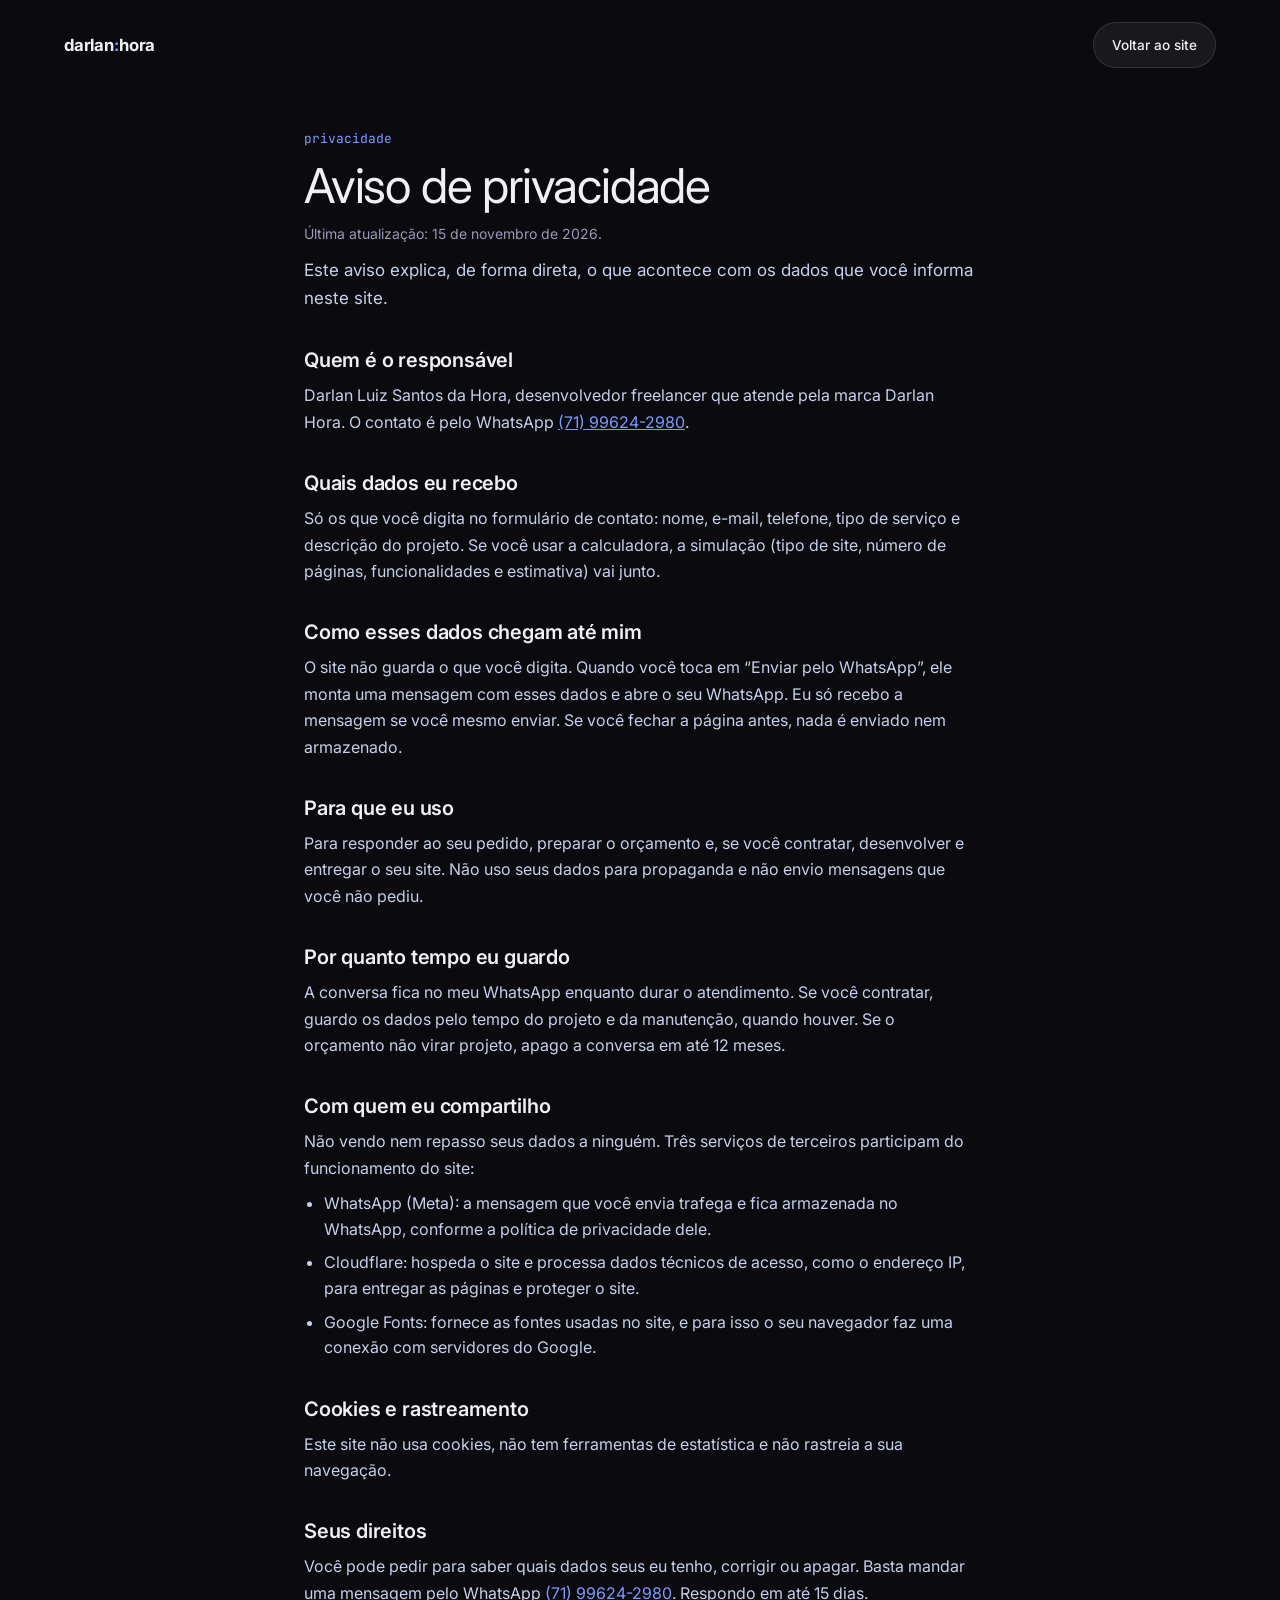
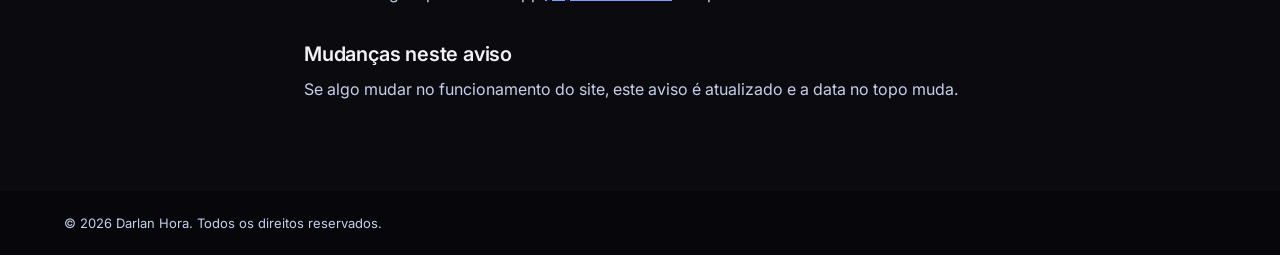
<file: privacidade.html>
<!DOCTYPE html>
<html lang="pt-BR">
<head>
<meta charset="utf-8">
<meta name="viewport" content="width=device-width, initial-scale=1">
<title>Aviso de privacidade | Darlan Hora</title>
<meta name="description" content="Como o site Darlan Hora trata os dados informados no formulário de contato.">
<meta name="theme-color" content="#0a0a0f">
<link rel="icon" href="data:image/svg+xml,%3Csvg xmlns='http://www.w3.org/2000/svg' viewBox='0 0 40 40'%3E%3Crect width='40' height='40' rx='10' fill='%231F4FFF'/%3E%3Crect x='16.500' y='10' width='7' height='7' rx='2' fill='%23fff'/%3E%3Crect x='16.500' y='23' width='7' height='7' rx='2' fill='%23fff'/%3E%3C/svg%3E">
<link rel="preconnect" href="https://fonts.googleapis.com">
<link rel="preconnect" href="https://fonts.gstatic.com" crossorigin>
<link rel="stylesheet" href="https://fonts.googleapis.com/css2?family=Inter:wght@300;400;500;600;700;800&family=JetBrains+Mono:wght@400;500&display=swap">
<style>
body{margin:0;background:#0a0a0f;color:#f0f0f5;color-scheme:dark;font-family:'Inter',system-ui,-apple-system,'Segoe UI',sans-serif}
a{color:#7C9BFF}a:hover{color:#B4C5FF}
.btn{transition:transform .18s ease,background-color .18s ease}
.btn:hover{transform:translateY(-1px)}
.btn-ghost:hover{background-color:rgba(255,255,255,0.12) !important;color:#fff}
.colon{animation:blink 1.6s steps(2,jump-none) infinite}
@keyframes blink{0%{opacity:1}100%{opacity:.25}}
a:focus-visible{outline:3px solid #7C9BFF;outline-offset:2px}
@media (prefers-reduced-motion:reduce){.colon{animation:none}.btn{transition:none}}
</style>
</head>
<body>
<div style="min-height: 100vh; display: flex; flex-direction: column; background: #0a0a0f">

<header style="width: 100%; max-width: 1200px; margin: 0 auto; box-sizing: border-box; padding: 22px 24px; display: flex; flex-wrap: wrap; align-items: center; justify-content: space-between; gap: 12px 24px">
<a href="index.html" aria-label="Darlan Hora, início" style="font-weight: 700; font-size: 1.05rem; letter-spacing: -0.01em; color: #f0f0f5; text-decoration: none">darlan<span class="colon" style="color: #7C9BFF">:</span>hora</a>
<a class="btn btn-ghost" href="index.html" style="display: inline-flex; align-items: center; min-height: 44px; padding: 0 18px; border-radius: 999px; background: rgba(255,255,255,0.06); border: 1px solid rgba(255,255,255,0.12); color: #f0f0f5; text-decoration: none; font-size: 0.85rem; font-weight: 500">Voltar ao site</a>
</header>

<main style="width: 100%; max-width: 720px; margin: 0 auto; box-sizing: border-box; padding: 40px 24px 88px; display: flex; flex-direction: column; gap: 36px">

<div style="display: flex; flex-direction: column; gap: 14px">
<p style="margin: 0; font-family: 'JetBrains Mono', ui-monospace, monospace; font-size: 13px; color: #7C9BFF">privacidade</p>
<h1 style="margin: 0; font-weight: 400; font-size: clamp(32px, 5vw, 48px); line-height: 1.05; letter-spacing: -0.025em">Aviso de privacidade</h1>
<p style="margin: 0; font-size: 14px; color: #9A9AB8">Última atualização: 15 de novembro de 2026.</p>
<p style="margin: 0; font-size: 17px; line-height: 1.65; color: #C7D0EA">Este aviso explica, de forma direta, o que acontece com os dados que você informa neste site.</p>
</div>

<section style="display: flex; flex-direction: column; gap: 10px">
<h2 style="margin: 0; font-size: 20px; font-weight: 600; letter-spacing: -0.01em">Quem é o responsável</h2>
<p style="margin: 0; font-size: 16px; line-height: 1.65; color: #C7D0EA">Darlan Luiz Santos da Hora, desenvolvedor freelancer que atende pela marca Darlan Hora. O contato é pelo WhatsApp <a href="https://wa.me/5571996242980" target="_blank" rel="noopener">(71) 99624-2980</a>.</p>
</section>

<section style="display: flex; flex-direction: column; gap: 10px">
<h2 style="margin: 0; font-size: 20px; font-weight: 600; letter-spacing: -0.01em">Quais dados eu recebo</h2>
<p style="margin: 0; font-size: 16px; line-height: 1.65; color: #C7D0EA">Só os que você digita no formulário de contato: nome, e-mail, telefone, tipo de serviço e descrição do projeto. Se você usar a calculadora, a simulação (tipo de site, número de páginas, funcionalidades e estimativa) vai junto.</p>
</section>

<section style="display: flex; flex-direction: column; gap: 10px">
<h2 style="margin: 0; font-size: 20px; font-weight: 600; letter-spacing: -0.01em">Como esses dados chegam até mim</h2>
<p style="margin: 0; font-size: 16px; line-height: 1.65; color: #C7D0EA">O site não guarda o que você digita. Quando você toca em “Enviar pelo WhatsApp”, ele monta uma mensagem com esses dados e abre o seu WhatsApp. Eu só recebo a mensagem se você mesmo enviar. Se você fechar a página antes, nada é enviado nem armazenado.</p>
</section>

<section style="display: flex; flex-direction: column; gap: 10px">
<h2 style="margin: 0; font-size: 20px; font-weight: 600; letter-spacing: -0.01em">Para que eu uso</h2>
<p style="margin: 0; font-size: 16px; line-height: 1.65; color: #C7D0EA">Para responder ao seu pedido, preparar o orçamento e, se você contratar, desenvolver e entregar o seu site. Não uso seus dados para propaganda e não envio mensagens que você não pediu.</p>
</section>

<section style="display: flex; flex-direction: column; gap: 10px">
<h2 style="margin: 0; font-size: 20px; font-weight: 600; letter-spacing: -0.01em">Por quanto tempo eu guardo</h2>
<p style="margin: 0; font-size: 16px; line-height: 1.65; color: #C7D0EA">A conversa fica no meu WhatsApp enquanto durar o atendimento. Se você contratar, guardo os dados pelo tempo do projeto e da manutenção, quando houver. Se o orçamento não virar projeto, apago a conversa em até 12 meses.</p>
</section>

<section style="display: flex; flex-direction: column; gap: 10px">
<h2 style="margin: 0; font-size: 20px; font-weight: 600; letter-spacing: -0.01em">Com quem eu compartilho</h2>
<p style="margin: 0; font-size: 16px; line-height: 1.65; color: #C7D0EA">Não vendo nem repasso seus dados a ninguém. Três serviços de terceiros participam do funcionamento do site:</p>
<ul style="margin: 0; padding: 0 0 0 20px; display: flex; flex-direction: column; gap: 8px; font-size: 16px; line-height: 1.6; color: #C7D0EA">
<li>WhatsApp (Meta): a mensagem que você envia trafega e fica armazenada no WhatsApp, conforme a política de privacidade dele.</li>
<li>Cloudflare: hospeda o site e processa dados técnicos de acesso, como o endereço IP, para entregar as páginas e proteger o site.</li>
<li>Google Fonts: fornece as fontes usadas no site, e para isso o seu navegador faz uma conexão com servidores do Google.</li>
</ul>
</section>

<section style="display: flex; flex-direction: column; gap: 10px">
<h2 style="margin: 0; font-size: 20px; font-weight: 600; letter-spacing: -0.01em">Cookies e rastreamento</h2>
<p style="margin: 0; font-size: 16px; line-height: 1.65; color: #C7D0EA">Este site não usa cookies, não tem ferramentas de estatística e não rastreia a sua navegação.</p>
</section>

<section style="display: flex; flex-direction: column; gap: 10px">
<h2 style="margin: 0; font-size: 20px; font-weight: 600; letter-spacing: -0.01em">Seus direitos</h2>
<p style="margin: 0; font-size: 16px; line-height: 1.65; color: #C7D0EA">Você pode pedir para saber quais dados seus eu tenho, corrigir ou apagar. Basta mandar uma mensagem pelo WhatsApp <a href="https://wa.me/5571996242980" target="_blank" rel="noopener">(71) 99624-2980</a>. Respondo em até 15 dias.</p>
</section>

<section style="display: flex; flex-direction: column; gap: 10px">
<h2 style="margin: 0; font-size: 20px; font-weight: 600; letter-spacing: -0.01em">Mudanças neste aviso</h2>
<p style="margin: 0; font-size: 16px; line-height: 1.65; color: #C7D0EA">Se algo mudar no funcionamento do site, este aviso é atualizado e a data no topo muda.</p>
</section>

</main>

<footer style="margin-top: auto; background: #07070b; color: #C7D0EA">
<p style="max-width: 1200px; margin: 0 auto; box-sizing: border-box; padding: 24px; font-size: 13px">© 2026 Darlan Hora. Todos os direitos reservados.</p>
</footer>

</div>
</body>
</html>
</file>
<file: css/style.css>
html{scroll-behavior:smooth}
body{margin:0;background:#0a0a0f;color:#f0f0f5;color-scheme:dark;font-family:'Inter',system-ui,-apple-system,'Segoe UI',sans-serif}
a{color:#7C9BFF}a:hover{color:#B4C5FF}
.btn{transition:transform .18s ease,opacity .18s ease,background-color .18s ease,border-color .18s ease}
.btn:hover{transform:translateY(-1px)}
.btn-blue:hover{opacity:.88;color:#0a0a0f}
.btn-ghost:hover{background-color:rgba(255,255,255,0.12) !important;color:#fff}
.navlink{color:#8888a8;text-decoration:none;transition:color .2s}.navlink:hover{color:#f0f0f5}
.footlink{color:#C7D0EA;text-decoration:none}.footlink:hover{color:#fff}
.card{transition:transform .2s ease,border-color .2s ease}
.card:hover{transform:translateY(-4px);border-color:#7C9BFF !important}
.colon{animation:blink 1.6s steps(2,jump-none) infinite}
@keyframes blink{0%{opacity:1}100%{opacity:.25}}
.opt{cursor:pointer;font:inherit;transition:background-color .15s ease,border-color .15s ease}
button:focus-visible,a:focus-visible,input:focus-visible,select:focus-visible,textarea:focus-visible,summary:focus-visible{outline:3px solid #7C9BFF;outline-offset:2px}
summary{cursor:pointer;list-style:none}summary::-webkit-details-marker{display:none}
details[open] .plus{transform:rotate(45deg)}
.plus{transition:transform .2s ease}
.hero-card{position:relative;overflow:hidden;box-sizing:border-box;border-radius:20px;border:1px solid rgba(255,255,255,0.07);background:#0b0c14;padding:80px 40px 70px;min-height:640px;display:flex;flex-direction:column;align-items:center;text-align:center}
.hero-card::before{content:"";position:absolute;inset:0;z-index:0;pointer-events:none;background:radial-gradient(circle at 50% -70%,transparent 60%,rgba(31,79,255,0.03) 63%,rgba(31,79,255,0.08) 65%,rgba(31,79,255,0.16) 67%,rgba(31,79,255,0.28) 69%,rgba(31,79,255,0.40) 71%,rgba(31,79,255,0.52) 73%,rgba(31,79,255,0.64) 75%,rgba(31,79,255,0.74) 77%,rgba(31,79,255,0.82) 79%,rgba(70,120,255,0.92) 85%,rgba(120,165,255,0.88) 87%,rgba(205,225,255,0.92) 91%,rgba(240,246,255,0.98) 93%,#ffffff 95%),radial-gradient(circle at 50% 35%,rgba(40,90,200,0.08) 0%,transparent 50%)}
.hero-grid{position:absolute;inset:0;z-index:0;pointer-events:none;background-image:linear-gradient(rgba(255,255,255,0.07) 1px,transparent 1px),linear-gradient(90deg,rgba(255,255,255,0.07) 1px,transparent 1px);background-size:40px 40px;-webkit-mask-image:radial-gradient(circle at 50% -70%,transparent 60%,black 78%);mask-image:radial-gradient(circle at 50% -70%,transparent 60%,black 78%)}
.pipeline{position:relative;z-index:1;display:flex;align-items:center;justify-content:center;max-width:700px;margin-bottom:52px}
.node{position:relative;z-index:3;width:46px;height:46px;border-radius:50%;background:#1a1a24;display:flex;align-items:center;justify-content:center;box-shadow:6px 6px 12px rgba(0,0,0,0.4),-4px -4px 10px rgba(255,255,255,0.03),inset 1px 1px 1px rgba(255,255,255,0.05),inset 4px 4px 8px rgba(0,0,0,0.4)}
.node::after{content:"";position:absolute;inset:-7px;border-radius:50%;border:1px dotted #2a2a3a}
.node::before{content:"";position:absolute;top:0;bottom:0;width:60%;opacity:0;z-index:4;pointer-events:none}
.node-l::before{right:-30%;border-radius:0 46px 46px 0;background:radial-gradient(circle at right,rgba(200,215,255,0.45) 0%,transparent 70%);animation:glowL 3.4s linear infinite}
.node-r::before{left:-30%;border-radius:46px 0 0 46px;background:radial-gradient(circle at left,rgba(90,140,255,0.55) 0%,transparent 70%);animation:glowR 3.4s linear infinite}
.node svg{width:20px;height:20px}
.node-c{position:relative;z-index:3;width:64px;height:64px;border-radius:50%;background:#1e1e2c;display:flex;flex-direction:column;align-items:center;justify-content:center;gap:9px;box-shadow:8px 8px 16px rgba(0,0,0,0.5),-6px -6px 14px rgba(255,255,255,0.04),inset 1px 1px 2px rgba(255,255,255,0.06),inset 6px 6px 12px rgba(0,0,0,0.5)}
.node-c span{width:8px;height:8px;border-radius:2px;background:#fff}
.splash{position:absolute;left:50%;top:50%;width:100px;height:100px;border-radius:50%;z-index:2;pointer-events:none;background:radial-gradient(circle,rgba(70,120,255,0.65) 0%,transparent 70%);opacity:0;transform:translate(-50%,-50%) scale(.4);animation:splash 3.4s ease-out infinite}
.pline{position:relative;z-index:2;width:160px;height:11px;overflow:hidden}
.pline::before{content:"";position:absolute;left:0;right:0;top:5px;height:1px;background:linear-gradient(90deg,rgba(255,255,255,0.15),rgba(255,255,255,0.07))}
.pline-r::before{background:linear-gradient(90deg,rgba(255,255,255,0.07),rgba(255,255,255,0.15))}
.beam{position:absolute;top:4px;height:3px;width:40%;left:-40%;opacity:0;border-radius:3px;background:linear-gradient(90deg,transparent,#1F4FFF 25%,#ffffff 55%,#9FB4FF 80%,transparent);box-shadow:0 0 8px rgba(124,155,255,0.9)}
.beam-l{animation:beamL 3.4s linear infinite}
.beam-r{animation:beamR 3.4s linear infinite}
@keyframes beamL{0%{left:-40%;opacity:1}23.5%{left:100%;opacity:1}23.6%,100%{left:100%;opacity:0}}
@keyframes beamR{0%,46.9%{left:-40%;opacity:0}47%{left:-40%;opacity:1}70.6%{left:100%;opacity:1}70.7%,100%{left:100%;opacity:0}}
@keyframes splash{0%,23.4%{transform:translate(-50%,-50%) scale(.4);opacity:0}23.5%{transform:translate(-50%,-50%) scale(.4);opacity:.8}33%{opacity:.6}47%,100%{transform:translate(-50%,-50%) scale(1.4);opacity:0}}
@keyframes glowL{0%,18%{opacity:1}22%,100%{opacity:0}}
@keyframes glowR{0%,60%{opacity:0}62%,70%{opacity:1}74%,100%{opacity:0}}
.hero-strong{display:block;font-weight:400;margin-top:4px;background:linear-gradient(to right,#ffffff,#8FA9FF);-webkit-background-clip:text;background-clip:text;-webkit-text-fill-color:transparent;color:#fff}
@media (max-width:860px){.pipeline{margin-bottom:40px}.pline{width:80px}}
@media (max-width:768px){.node{width:38px;height:38px}.node-c{width:52px;height:52px}.hero-card{padding:60px 20px;min-height:0}}
@media (max-width:480px){.hero-card{border-radius:16px}}
.menu-btn{display:none;width:44px;height:44px;padding:0;border:0;background:transparent;cursor:pointer;flex-direction:column;align-items:center;justify-content:center;gap:6px}
.menu-btn span{display:block;width:24px;height:2px;border-radius:2px;background:#f0f0f5;transition:transform .25s ease}
.site-header.open .menu-btn span:first-child{transform:translateY(4px) rotate(45deg)}
.site-header.open .menu-btn span:last-child{transform:translateY(-4px) rotate(-45deg)}
@media (max-width:640px){
.site-header{padding:6px 10px !important;margin-bottom:10px !important}
.menu-btn{display:flex}
.site-nav,.site-actions{display:none !important}
.site-header.open .site-nav{display:flex !important;flex-direction:column;align-items:stretch !important;flex-basis:100%;gap:0 !important;font-size:1rem !important}
.site-header.open .site-nav a{padding:13px 2px;border-bottom:1px solid rgba(255,255,255,0.08);color:#f0f0f5}
.site-header.open .site-actions{display:flex !important;flex-basis:100%;flex-direction:column;align-items:stretch !important;padding:8px 0 10px}
.site-actions a{justify-content:center;min-height:48px !important;font-size:0.95rem !important}
.hero-actions{flex-direction:column;align-items:stretch;width:100%;max-width:320px}
.hero-actions a{justify-content:center;min-height:50px !important}
.sec{padding:56px 20px !important}
.svc-cta{display:flex;align-items:center;justify-content:center;min-height:46px;margin-top:8px !important;padding:0 16px !important;border:1px solid rgba(255,255,255,0.22);border-radius:999px;color:#f0f0f5}
.calc-types{grid-template-columns:1fr !important}
.stepper{width:100%;box-sizing:border-box;justify-content:space-between}
#calculadora aside{padding:22px !important}
#calc-total,.calc-total{font-size:50px !important}
.wa-cta{align-self:stretch !important;justify-content:center}
.contact-form{padding:20px !important}
.foot-grid{grid-template-columns:1fr 1fr !important;gap:32px 20px !important}
.foot-grid > :first-child,.foot-grid > :last-child{grid-column:1 / -1}
}
@media (prefers-reduced-motion:reduce){html{scroll-behavior:auto}.colon,.beam,.splash,.node::before{animation:none}.btn,.card,.plus{transition:none}}
#c-email[aria-invalid="true"]{border-color:#FF9A9A !important}
[hidden]{display:none !important}
img{max-width:100%;height:auto}
</file>
